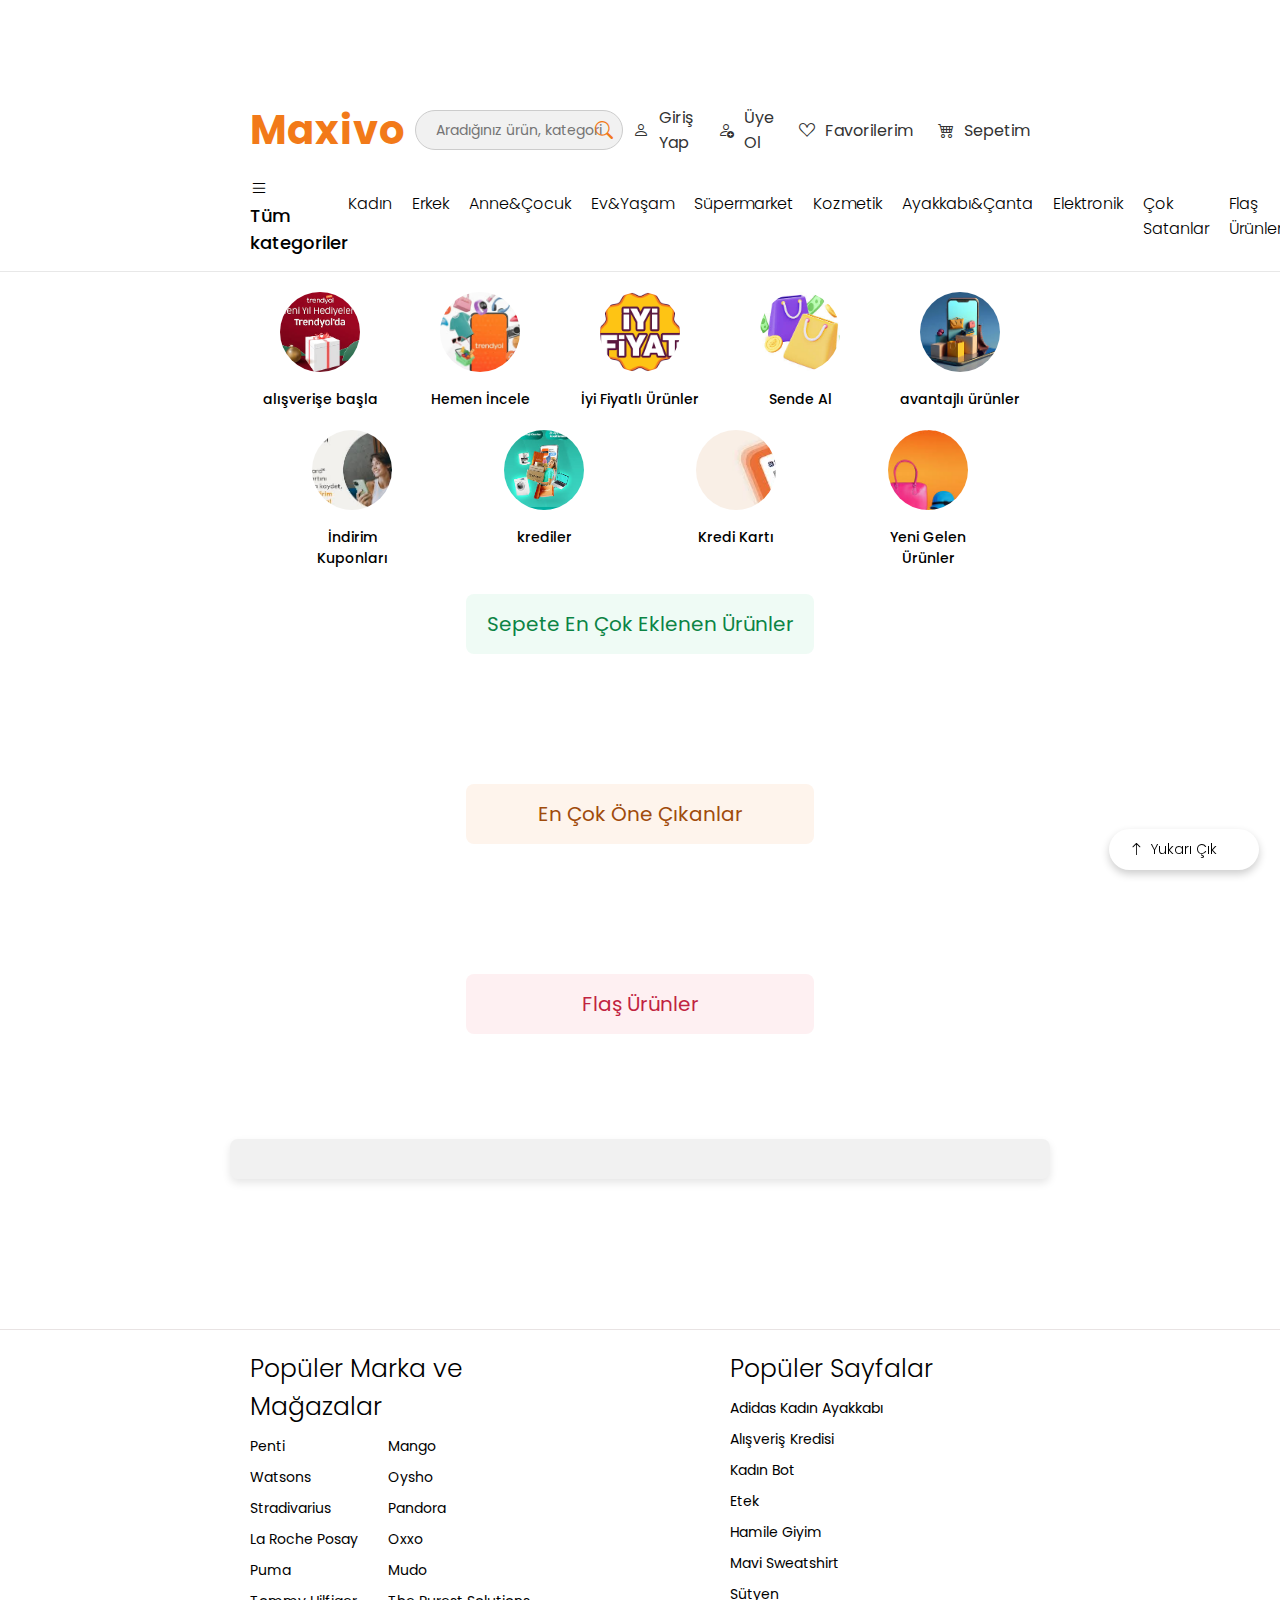
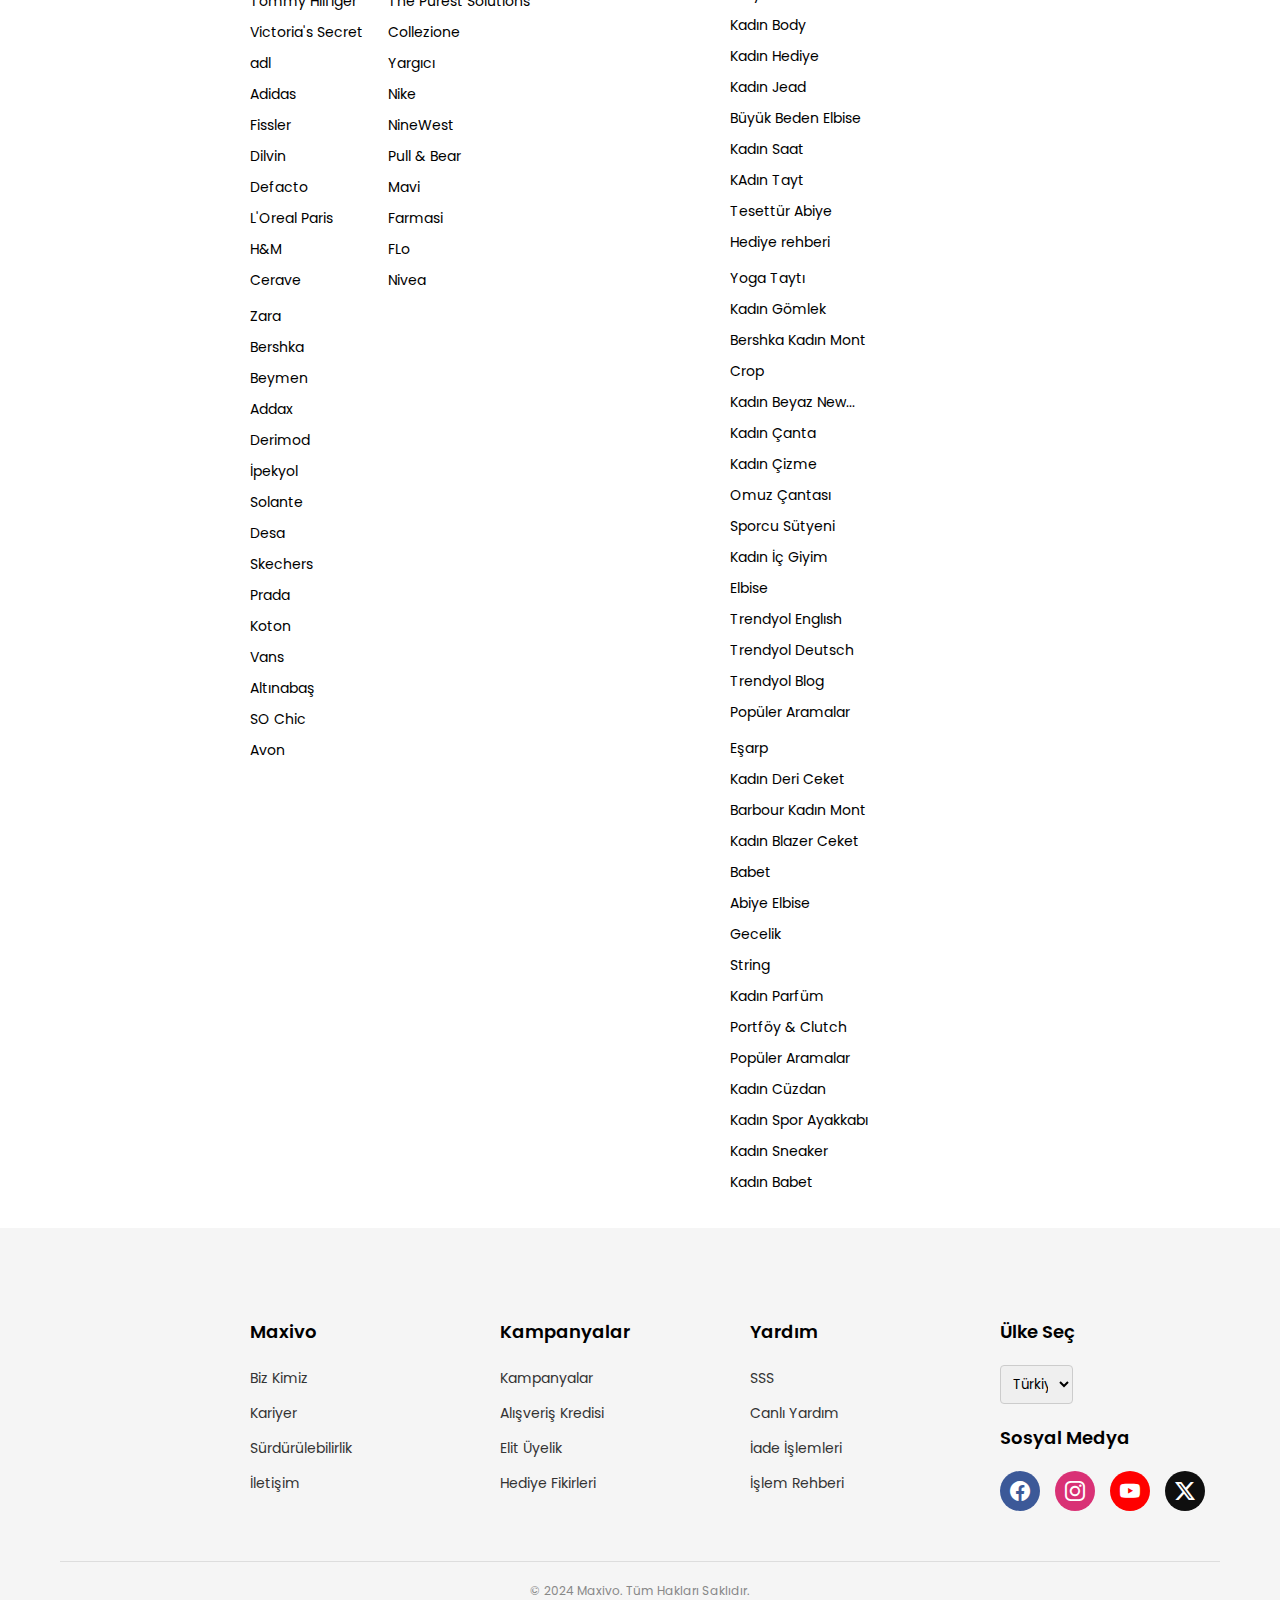
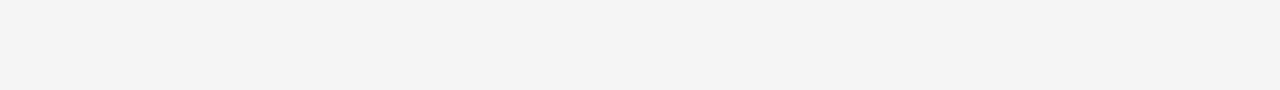
<file: main/index.html>
<!DOCTYPE html>
<html lang="en">
  <head>
    <meta charset="UTF-8" />
    <meta name="viewport" content="width=device-width, initial-scale=1.0" />
    <title>Maxivo</title>
    <!-- Fav -->
    <link
      rel="shortcut icon"
      href="./images/fav-icon.png"
      type="image/x-icon"
    />
    <!-- BS Link -->
    <link
      rel="stylesheet"
      href="https://cdn.jsdelivr.net/npm/bootstrap-icons@1.11.3/font/bootstrap-icons.min.css"
    />
    <!-- Css Link -->
    <link rel="stylesheet" href="./style.css" />
  </head>
  <body>
    <div class="panel-ler">
      <a href="../admin/admin.html">Admin</a>
      <a href="../satıcı/satıcı.html">satıcı</a>
      <a href="../müşteri/müşteri.html">müşteri</a>
      <a href="../main/html/hakkımızda.html">Hakkımızda</a>
    </div>

    <!-- * Header -->
    <div class="header">
      <div class="logo" id="logo">
        <a href="./index.html">Maxivo</a>
      </div>
      <div class="search">
        <input
          type="text"
          id="search-input"
          placeholder="Aradığınız ürün, kategori veya marka yazınız"
        />
        <p id="search-button"><i class="bi bi-search"></i></p>
      </div>
      <div class="links">
        <a href="#" id="loginBtn"><i class="bi bi-person"></i> Giriş Yap</a>
        <a href="./html/member.html" id="memberBtn"
          ><i class="bi bi-person-add"></i>Üye Ol</a
        >

        <a href="./html/favorite.html" id="favorite-products"
          ><i class="bi bi-suit-heart"></i>Favorilerim</a
        >
        <a href="./html/cart.html" id="cart-icon"
          ><i class="bi bi-cart4"></i> Sepetim</a
        >

        <!-- Giriş Yap Popup -->
        <div id="loginPopup" class="popup">
          <div class="popup-content">
            <span class="close-btn" id="closeBtn">&times;</span>
            <h2>Giriş Yap</h2>
            <form>
              <input type="text" placeholder="İsim" required />
              <input type="text" placeholder="Soyisim" required />
              <input type="password" placeholder="Şifre" required />
              <input type="email" placeholder="E-mail" required />
              <input type="tel" placeholder="Telefon Numarası" required />
            </form>
            <button type="button" id="cancelBtn">İptal</button>
            <button type="submit">Giriş Yap</button>
          </div>
        </div>
      </div>
    </div>
    <!-- * Navbar -->
    <div class="navbar">
      <div class="menu">
        <h5 id="categories-button">
          <i class="bi bi-list"></i> Tüm kategoriler
        </h5>
      </div>
      <div class="kategori">
        <a href="#">Kadın</a>
        <a href="#">Erkek</a>
        <a href="#">Anne&Çocuk</a>
        <a href="#">Ev&Yaşam</a>
        <a href="#">Süpermarket</a>
        <a href="#">Kozmetik</a>
        <a href="#">Ayakkabı&Çanta</a>
        <a href="#">Elektronik</a>
        <a href="#">Çok Satanlar</a>
        <a href="#">Flaş Ürünler</a>
      </div>
    </div>
    <!-- * Main -->
    <main>
      <!-- * Alışveriş -->
      <div class="container">
        <div class="alışveriş">
          <a href="#"
            ><img src="./images/yeni-yıl.jpeg" alt="yeni yıl" />
            <p>alışverişe başla</p></a
          >
          <a href="#"
            ><img src="./images/özet.jpeg" alt="özet" />
            <p>Hemen İncele</p></a
          >
          <a href="#"
            ><img src="./images/iyi-fiyat.png" alt="iyi fiyat" />
            <p>İyi Fiyatlı Ürünler</p></a
          >
          <a href="#"
            ><img src="./images/sende-al.jpeg" alt="al" />
            <p>Sende Al</p></a
          >
          <a href="#"
            ><img src="./images/avantaj.jpeg" alt="avantaj" />
            <p>avantajlı ürünler</p></a
          >
          <a href="#"
            ><img src="./images/indirim.jpeg" alt="indirim" />
            <p>İndirim Kuponları</p></a
          >
          <a href="#"
            ><img src="./images/krediler.jpeg" alt="kredi" />
            <p>krediler</p></a
          >
          <a href="#"
            ><img src="./images/kredikartı.jpeg" alt="Kart" />
            <p>Kredi Kartı</p></a
          >
          <a href="#"
            ><img src="./images/yenigele.jpeg" alt="yeni" />
            <p>Yeni Gelen Ürünler</p></a
          >
        </div>
        <div class="butonlar">
          <button id="most-added">Sepete En Çok Eklenen Ürünler</button>
          <button id="most-featured">En Çok Öne Çıkanlar</button>
          <button id="flash-products">Flaş Ürünler</button>
        </div>
      </div>
      <div id="product-list"></div>
    </main>
    <!-- * Footer -->
    <footer>
      <div class="üst-kısım">
        <div class="Container">
          <section class="sol-kısım">
            <div>
              <h1>Popüler Marka ve Mağazalar</h1>
              <ul>
                <li>
                  <a href="#">Penti</a>
                  <a href="#">Watsons</a>
                  <a href="#">Stradivarius</a>
                  <a href="#">La Roche Posay</a>
                  <a href="#">Puma</a>
                  <a href="#">Tommy Hilfiger</a>
                  <a href="#">Victoria's Secret</a>
                  <a href="#">adl</a>
                  <a href="#">Adidas</a>
                  <a href="#">Fissler</a>
                  <a href="#">Dilvin</a>
                  <a href="#">Defacto</a>
                  <a href="#">L'Oreal Paris</a>
                  <a href="#">H&M</a>
                  <a href="#">Cerave</a>
                </li>
                <li>
                  <a href="#">Mango</a>
                  <a href="#">Oysho</a>
                  <a href="#">Pandora</a>
                  <a href="#">Oxxo</a>
                  <a href="#">Mudo</a>
                  <a href="#">The Purest Solutions</a>
                  <a href="#">Collezione</a>
                  <a href="#">Yargıcı</a>
                  <a href="#">Nike</a>
                  <a href="#">NineWest</a>
                  <a href="#">Pull & Bear</a>
                  <a href="#">Mavi</a>
                  <a href="#">Farmasi</a>
                  <a href="#">FLo</a>
                  <a href="#">Nivea</a>
                </li>
                <li>
                  <a href="#">Zara</a>
                  <a href="#">Bershka</a>
                  <a href="#">Beymen</a>
                  <a href="#">Addax</a>
                  <a href="#">Derimod</a>
                  <a href="#">İpekyol</a>
                  <a href="#">Solante</a>
                  <a href="#">Desa</a>
                  <a href="#">Skechers</a>
                  <a href="#">Prada</a>
                  <a href="#">Koton</a>
                  <a href="#">Vans</a>
                  <a href="#">Altınabaş</a>
                  <a href="#">SO Chic</a>
                  <a href="#">Avon</a>
                </li>
              </ul>
            </div>
          </section>

          <section class="sağ-kısım">
            <h1>Popüler Sayfalar</h1>
            <ul>
              <li>
                <a href="#">Adidas Kadın Ayakkabı</a>
                <a href="#">Alışveriş Kredisi</a>
                <a href="#">Kadın Bot</a>
                <a href="#">Etek</a>
                <a href="#">Hamile Giyim</a>
                <a href="#">Mavi Sweatshirt</a>
                <a href="#">Sütyen</a>
                <a href="#">Kadın Body</a>
                <a href="#">Kadın Hediye</a>
                <a href="#">Kadın Jead</a>
                <a href="#">Büyük Beden Elbise</a>
                <a href="#">Kadın Saat</a>
                <a href="#">KAdın Tayt</a>
                <a href="#">Tesettür Abiye</a>
                <a href="#">Hediye rehberi</a>
              </li>
              <li>
                <a href="#">Yoga Taytı</a>
                <a href="#">Kadın Gömlek</a>
                <a href="#">Bershka Kadın Mont</a>
                <a href="#">Crop</a>
                <a href="#">Kadın Beyaz New...</a>
                <a href="#">Kadın Çanta</a>
                <a href="#">Kadın Çizme</a>
                <a href="#">Omuz Çantası</a>
                <a href="#">Sporcu Sütyeni</a>
                <a href="#">Kadın İç Giyim</a>
                <a href="#">Elbise</a>
                <a href="#">Trendyol Englısh</a>
                <a href="#">Trendyol Deutsch</a>
                <a href="#">Trendyol Blog</a>
                <a href="#">Popüler Aramalar</a>
              </li>
              <li>
                <a href="#">Eşarp</a>
                <a href="#">Kadın Deri Ceket</a>
                <a href="#">Barbour Kadın Mont</a>
                <a href="#">Kadın Blazer Ceket</a>
                <a href="#">Babet</a>
                <a href="#">Abiye Elbise</a>
                <a href="#">Gecelik</a>
                <a href="#">String</a>
                <a href="#">Kadın Parfüm</a>
                <a href="#">Portföy & Clutch</a>
                <a href="#">Popüler Aramalar</a>
                <a href="#">Kadın Cüzdan</a>
                <a href="#">Kadın Spor Ayakkabı</a>
                <a href="#">Kadın Sneaker</a>
                <a href="#">Kadın Babet</a>
              </li>
            </ul>
          </section>
        </div>
      </div>
      <div class="footer-container">
        <div class="footer-top">
          <div class="footer-column">
            <h1>Maxivo</h1>
            <ul>
              <li><a href="#">Biz Kimiz</a></li>
              <li><a href="#">Kariyer</a></li>
              <li><a href="#">Sürdürülebilirlik</a></li>
              <li><a href="#">İletişim</a></li>
            </ul>
          </div>
          <div class="footer-column">
            <h1>Kampanyalar</h1>
            <ul>
              <li><a href="#">Kampanyalar</a></li>
              <li><a href="#">Alışveriş Kredisi</a></li>
              <li><a href="#">Elit Üyelik</a></li>
              <li><a href="#">Hediye Fikirleri</a></li>
            </ul>
          </div>
          <div class="footer-column">
            <h1>Yardım</h1>
            <ul>
              <li><a href="#">SSS</a></li>
              <li><a href="#">Canlı Yardım</a></li>
              <li><a href="#">İade İşlemleri</a></li>
              <li><a href="#">İşlem Rehberi</a></li>
            </ul>
          </div>
          <div class="footer-column">
            <h1>Ülke Seç</h1>
            <select>
              <option value="turkiye">Türkiye</option>
              <option value="ingiltere">İngiltere</option>
              <option value="fransa">Fransa</option>
              <option value="almanya">Almanya</option>
              <option value="isvec">İsveç</option>
            </select>
            <h1>Sosyal Medya</h1>
            <ul class="social-media-icons">
              <li>
                <a href="#" class="facebook"><i class="bi bi-facebook"></i></a>
              </li>
              <li>
                <a href="#" class="instagram"
                  ><i class="bi bi-instagram"></i
                ></a>
              </li>
              <li>
                <a href="#" class="youtube"><i class="bi bi-youtube"></i></a>
              </li>
              <li>
                <a href="#" class="twitter"><i class="bi bi-twitter-x"></i></a>
              </li>
            </ul>
          </div>
        </div>
        <div class="footer-bottom">
          <p>© 2024 Maxivo. Tüm Hakları Saklıdır.</p>
        </div>
      </div>
    </footer>
    <button id="backToTop" class="back-to-top">
      <i class="bi bi-arrow-up"></i> Yukarı Çık
    </button>
    <!-- JS Bağlantı -->
    <script src="./js/main.js" type="module"></script>
  </body>
</html>
</file>
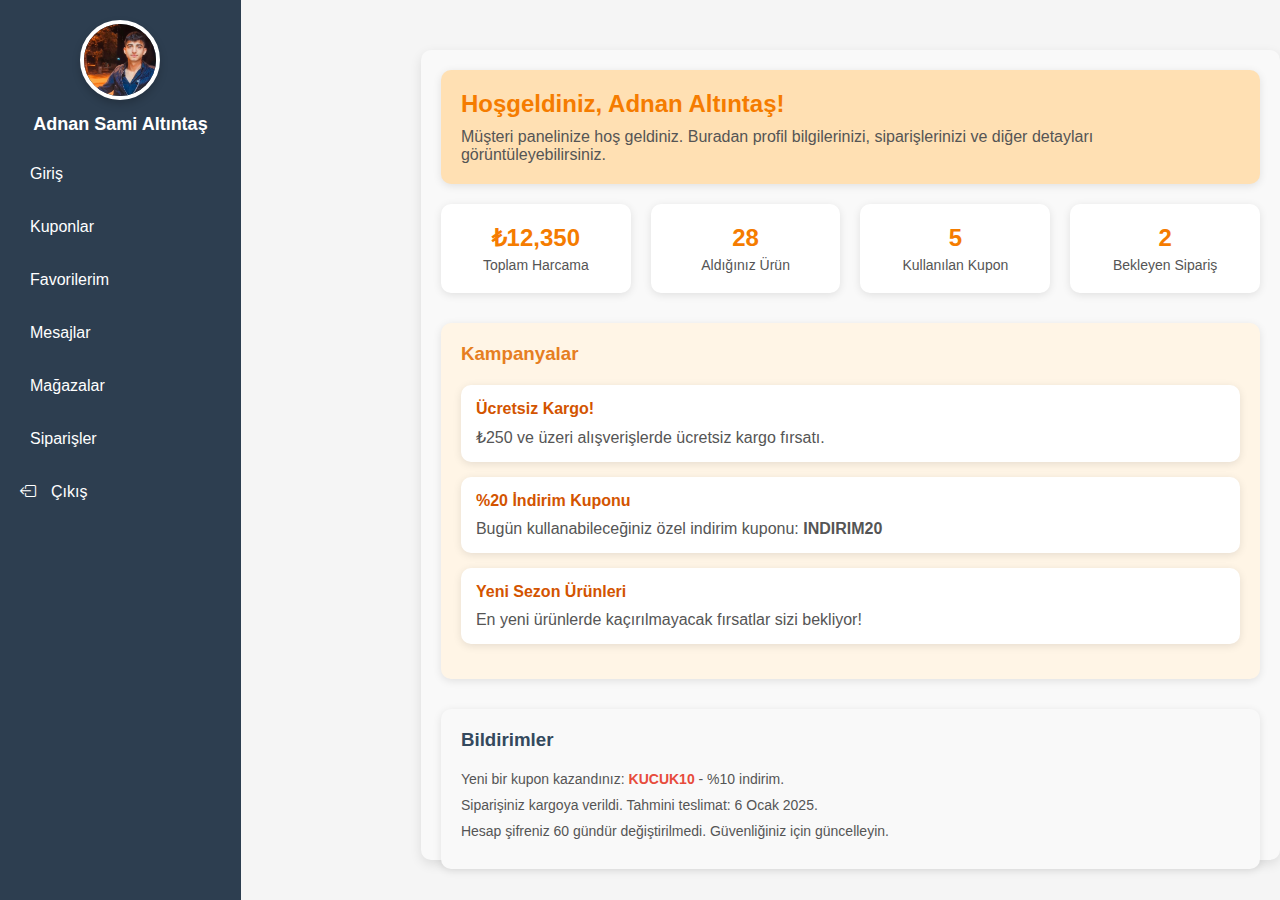
<file: müşteri/müşteri.html>
<!DOCTYPE html>
<html lang="tr">
  <head>
    <meta charset="UTF-8" />
    <meta name="viewport" content="width=device-width, initial-scale=1.0" />
    <title>Müşteri Paneli</title>
    <!-- BS Link -->
    <link
      rel="stylesheet"
      href="https://cdn.jsdelivr.net/npm/bootstrap-icons@1.11.3/font/bootstrap-icons.min.css"
    />
    <link rel="stylesheet" href="./müşteri.css" />
  </head>
  <body>
    <div class="container">
      <!-- Sidebar -->
      <div class="sidebar">
        <div class="profile-section">
          <img
            src="./img/IMG_0093.jpg"
            alt="Profil Fotoğrafı"
            class="profile-img"
          />
          <h3>Adnan Sami Altıntaş</h3>
        </div>
        <ul class="menu">
          <li><a href="./müşteri.html">Giriş</a></li>
          <li><a href="./kuponlar.html">Kuponlar</a></li>
          <li><a href="./favoriler.html">Favorilerim</a></li>
          <li><a href="./mesajlar.html">Mesajlar</a></li>
          <li><a href="./mağazalar.html">Mağazalar</a></li>
          <li><a href="./siparişler.html">Siparişler</a></li>

          <li class="exit-item">
            <i class="bi bi-box-arrow-left"></i
            ><a href="../main/index.html">Çıkış</a>
          </li>
        </ul>
      </div>
      <div class="main-content">
        <!-- Hoşgeldiniz Mesajı -->
        <div class="welcome-message">
          <h2>Hoşgeldiniz, Adnan Altıntaş!</h2>
          <p>
            Müşteri panelinize hoş geldiniz. Buradan profil bilgilerinizi,
            siparişlerinizi ve diğer detayları görüntüleyebilirsiniz.
          </p>
        </div>

        <!-- İstatistik Kutuları -->
        <div class="stats">
          <div class="stat-box">
            <h3>₺12,350</h3>
            <p>Toplam Harcama</p>
          </div>
          <div class="stat-box">
            <h3>28</h3>
            <p>Aldığınız Ürün</p>
          </div>
          <div class="stat-box">
            <h3>5</h3>
            <p>Kullanılan Kupon</p>
          </div>
          <div class="stat-box">
            <h3>2</h3>
            <p>Bekleyen Sipariş</p>
          </div>
        </div>

        <!-- Kampanyalar -->
        <div class="campaigns">
          <h3>Kampanyalar</h3>
          <div class="campaign-box">
            <h4>Ücretsiz Kargo!</h4>
            <p>₺250 ve üzeri alışverişlerde ücretsiz kargo fırsatı.</p>
          </div>
          <div class="campaign-box">
            <h4>%20 İndirim Kuponu</h4>
            <p>
              Bugün kullanabileceğiniz özel indirim kuponu:
              <strong>INDIRIM20</strong>
            </p>
          </div>
          <div class="campaign-box">
            <h4>Yeni Sezon Ürünleri</h4>
            <p>En yeni ürünlerde kaçırılmayacak fırsatlar sizi bekliyor!</p>
          </div>
        </div>
        <!-- Bildirimler -->
        <div class="notifications">
          <h3>Bildirimler</h3>
          <ul>
            <li>
              Yeni bir kupon kazandınız: <strong>KUCUK10</strong> - %10 indirim.
            </li>
            <li>Siparişiniz kargoya verildi. Tahmini teslimat: 6 Ocak 2025.</li>
            <li>
              Hesap şifreniz 60 gündür değiştirilmedi. Güvenliğiniz için
              güncelleyin.
            </li>
          </ul>
        </div>
      </div>
    </div>
  </body>
</html>
</file>
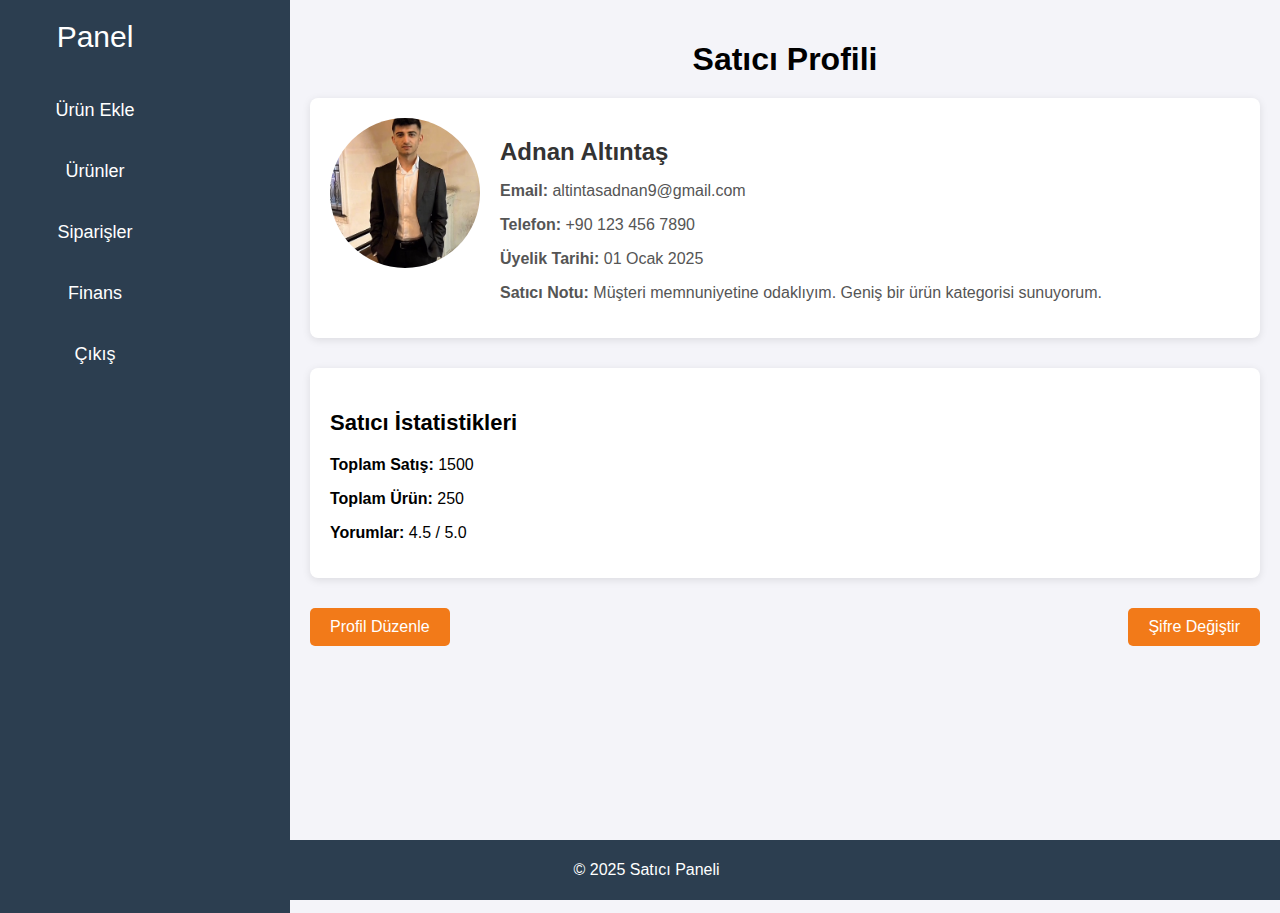
<file: satıcı/satıcı.html>
<!DOCTYPE html>
<html lang="tr">
  <head>
    <meta charset="UTF-8" />
    <meta name="viewport" content="width=device-width, initial-scale=1.0" />
    <title>Satıcı Paneli</title>
    <link rel="stylesheet" href="./style.css" />
  </head>
  <body>
    <div class="container">
      <!-- Sidebar -->
      <aside class="sidebar">
        <a href="./satıcı.html">Panel</a>
        <nav>
          <ul>
            <li><a href="./satıcı-ü-ekle.html">Ürün Ekle</a></li>
            <li><a href="./satıcı-ürünler.html">Ürünler</a></li>
            <li><a href="./satıcı-sipariş.html">Siparişler</a></li>
            <li><a href="./finans.html">Finans</a></li>
            <li><a href="../main/index.html">Çıkış</a></li>
          </ul>
        </nav>
      </aside>
      <!-- Main Content -->
      <main class="profil-main-content">
        <h1>Satıcı Profili</h1>

        <!-- Profil Bilgileri -->
        <section class="profil-profile-info">
          <div class="profil-profile-picture">
            <img src="./img/image0.jpeg" alt="Profil Resmi" />
          </div>
          <div class="profil-profile-details">
            <h2>Adnan Altıntaş</h2>
            <p><strong>Email:</strong> altintasadnan9@gmail.com</p>
            <p><strong>Telefon:</strong> +90 123 456 7890</p>
            <p><strong>Üyelik Tarihi:</strong> 01 Ocak 2025</p>
            <p>
              <strong>Satıcı Notu:</strong> Müşteri memnuniyetine odaklıyım.
              Geniş bir ürün kategorisi sunuyorum.
            </p>
          </div>
        </section>

        <!-- Satıcı İstatistikleri -->
        <section class="profil-statistics">
          <h3>Satıcı İstatistikleri</h3>
          <div class="profil-stat-item">
            <p><strong>Toplam Satış:</strong> 1500</p>
          </div>
          <div class="profil-stat-item">
            <p><strong>Toplam Ürün:</strong> 250</p>
          </div>
          <div class="profil-stat-item">
            <p><strong>Yorumlar:</strong> 4.5 / 5.0</p>
          </div>
        </section>

        <!-- Eylemler -->
        <section class="profil-actions">
          <button class="profil-edit-profile">Profil Düzenle</button>
          <button class="profil-change-password">Şifre Değiştir</button>
        </section>
      </main>
    </div>

    <footer>
      <p>&copy; 2025 Satıcı Paneli</p>
    </footer>

    <script src="./satıcı.js"></script>
  </body>
</html>
</file>
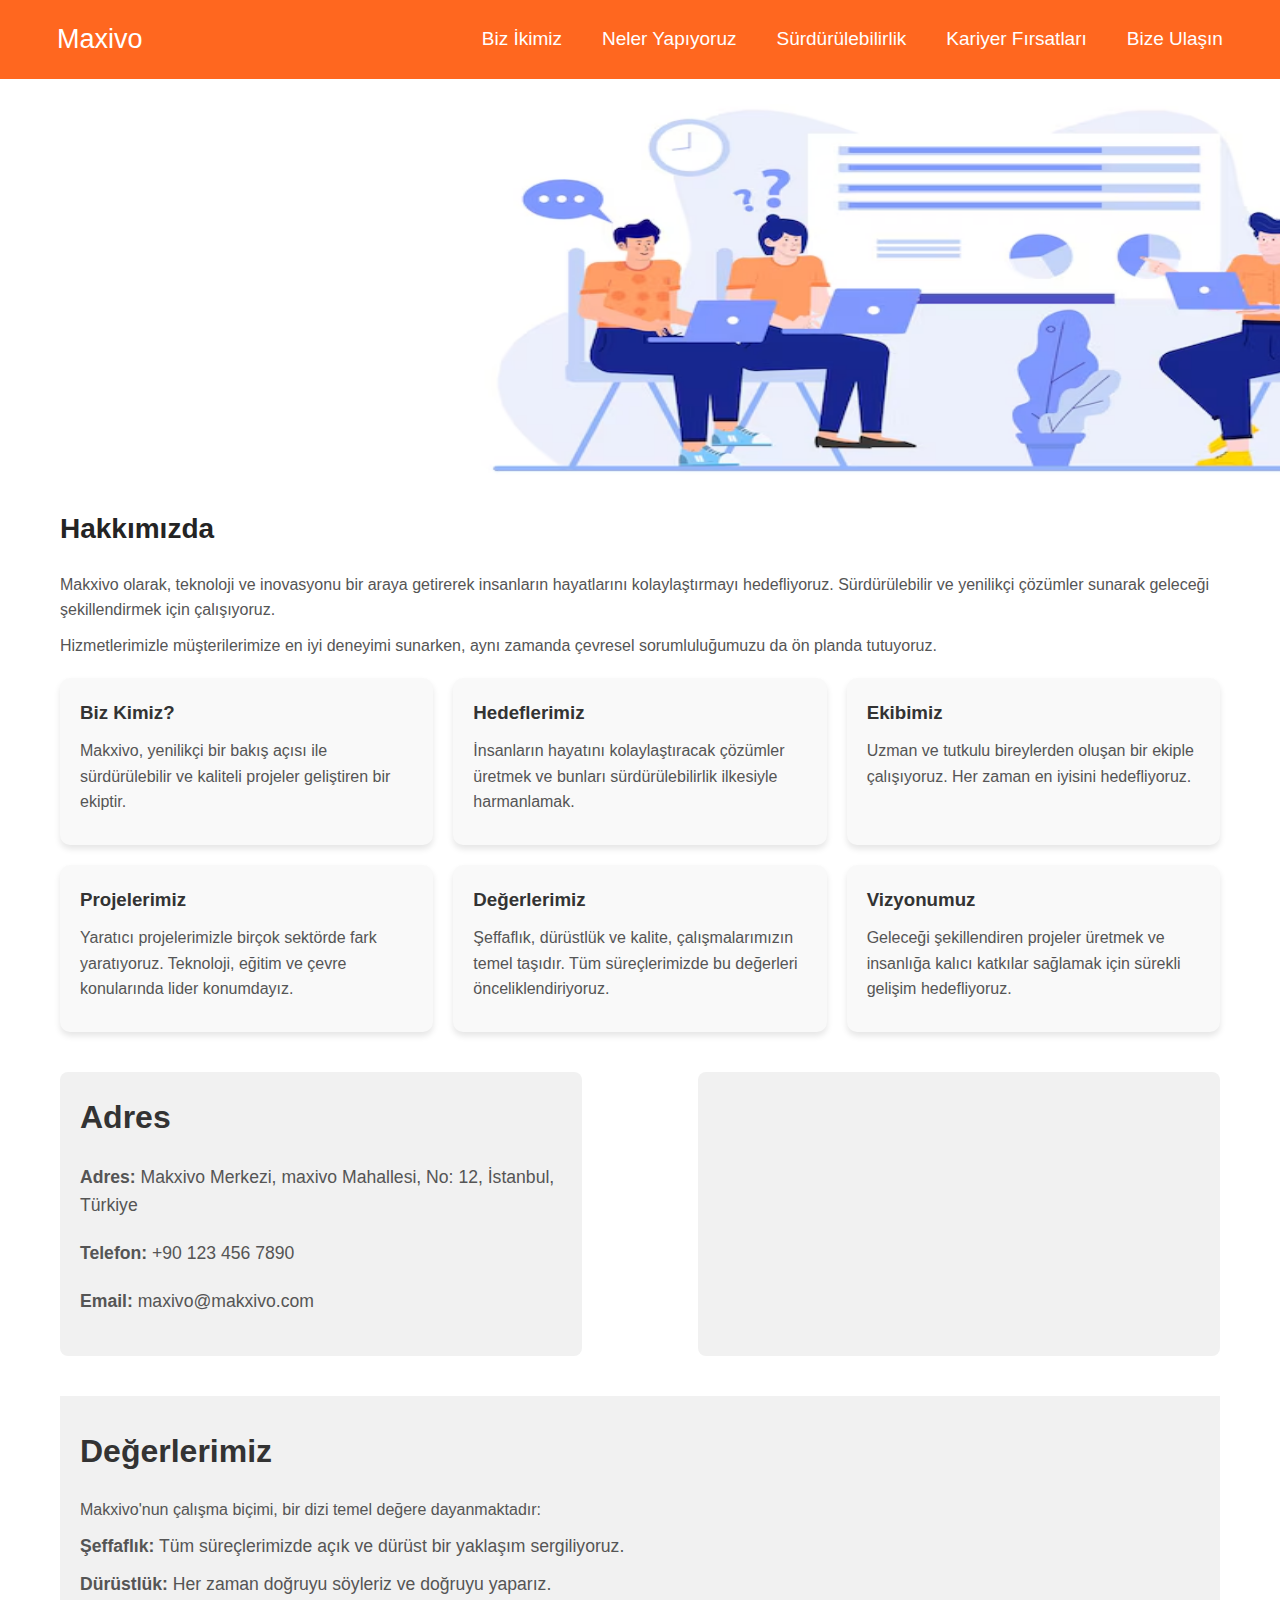
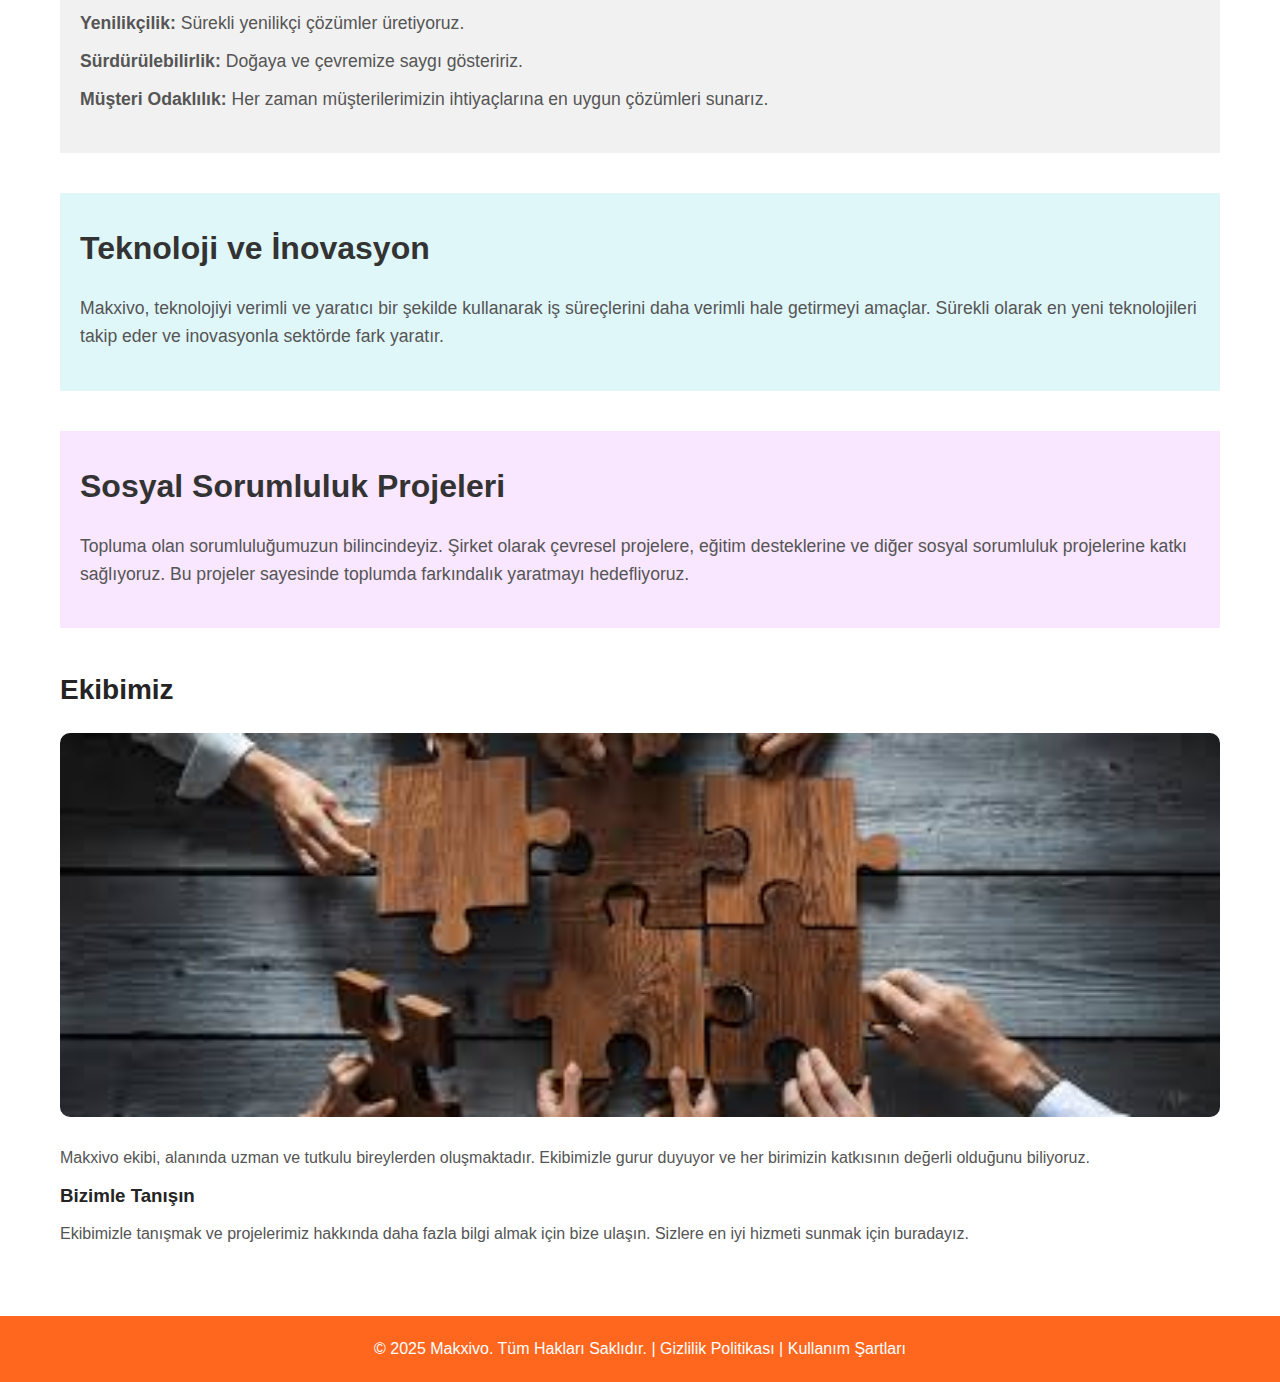
<file: main/html/hakkımızda.html>
<!DOCTYPE html>
<html lang="en">
  <head>
    <meta charset="UTF-8" />
    <meta name="viewport" content="width=device-width, initial-scale=1.0" />
    <title>Hakkımızda</title>
    <link rel="stylesheet" href="../hakkımızda.css" />
  </head>
  <body>
    <header>
      <a href="../index.html">Maxivo</a>
      <nav>
        <a href="#">Biz İkimiz</a>
        <a href="#">Neler Yapıyoruz</a>
        <a href="#">Sürdürülebilirlik</a>
        <a href="#">Kariyer Fırsatları</a>
        <a href="#">Bize Ulaşın</a>
      </nav>
    </header>

    <div class="hero-image">
      <img src="../images/hakkımızda.avif" alt="" />
    </div>

    <div class="content">
      <h2>Hakkımızda</h2>
      <p>
        Makxivo olarak, teknoloji ve inovasyonu bir araya getirerek insanların
        hayatlarını kolaylaştırmayı hedefliyoruz. Sürdürülebilir ve yenilikçi
        çözümler sunarak geleceği şekillendirmek için çalışıyoruz.
      </p>
      <p>
        Hizmetlerimizle müşterilerimize en iyi deneyimi sunarken, aynı zamanda
        çevresel sorumluluğumuzu da ön planda tutuyoruz.
      </p>

      <div class="grid">
        <div>
          <h3>Biz Kimiz?</h3>
          <p>
            Makxivo, yenilikçi bir bakış açısı ile sürdürülebilir ve kaliteli
            projeler geliştiren bir ekiptir.
          </p>
        </div>
        <div>
          <h3>Hedeflerimiz</h3>
          <p>
            İnsanların hayatını kolaylaştıracak çözümler üretmek ve bunları
            sürdürülebilirlik ilkesiyle harmanlamak.
          </p>
        </div>
        <div>
          <h3>Ekibimiz</h3>
          <p>
            Uzman ve tutkulu bireylerden oluşan bir ekiple çalışıyoruz. Her
            zaman en iyisini hedefliyoruz.
          </p>
        </div>
        <div>
          <h3>Projelerimiz</h3>
          <p>
            Yaratıcı projelerimizle birçok sektörde fark yaratıyoruz. Teknoloji,
            eğitim ve çevre konularında lider konumdayız.
          </p>
        </div>
        <div>
          <h3>Değerlerimiz</h3>
          <p>
            Şeffaflık, dürüstlük ve kalite, çalışmalarımızın temel taşıdır. Tüm
            süreçlerimizde bu değerleri önceliklendiriyoruz.
          </p>
        </div>
        <div>
          <h3>Vizyonumuz</h3>
          <p>
            Geleceği şekillendiren projeler üretmek ve insanlığa kalıcı katkılar
            sağlamak için sürekli gelişim hedefliyoruz.
          </p>
        </div>
      </div>
      <!-- Konum Bölümü -->
      <div class="location">
        <div class="address">
          <h2>Adres</h2>
          <div class="address-box">
            <p>
              <strong>Adres:</strong> Makxivo Merkezi, maxivo Mahallesi, No: 12,
              İstanbul, Türkiye
            </p>
          </div>
          <div class="address-box">
            <p><strong>Telefon:</strong> +90 123 456 7890</p>
          </div>
          <div class="address-box">
            <p><strong>Email:</strong> maxivo@makxivo.com</p>
          </div>
        </div>
        <div class="map">
          <iframe
            src="https://www.google.com/maps/embed?pb=!1m18!1m12!1m3!1d2760.600310155273!2d37.57456831555366!3d37.57341437975869!2m3!1f0!2f0!3f0!3m2!1i1024!2i768!4f13.1!3m3!1m2!1s0x14cbd6ec77c65b61%3A0x411cfe39d709c91f!2zS2FocmFtYW5tYXJhc8Sx!5e0!3m2!1str!2str!4v1674215897458!5m2!1str!2str"
            width="600"
            height="450"
            frameborder="0"
            style="border: 0; width: 100%; height: 100%"
            allowfullscreen=""
            aria-hidden="false"
            tabindex="0"
          ></iframe>
        </div>
      </div>

      <!-- Yeni Değerlerimiz Bölümü -->
      <div class="values">
        <h2>Değerlerimiz</h2>
        <p>Makxivo'nun çalışma biçimi, bir dizi temel değere dayanmaktadır:</p>
        <ul>
          <li>
            <strong>Şeffaflık:</strong> Tüm süreçlerimizde açık ve dürüst bir
            yaklaşım sergiliyoruz.
          </li>
          <li>
            <strong>Dürüstlük:</strong> Her zaman doğruyu söyleriz ve doğruyu
            yaparız.
          </li>
          <li>
            <strong>Yenilikçilik:</strong> Sürekli yenilikçi çözümler
            üretiyoruz.
          </li>
          <li>
            <strong>Sürdürülebilirlik:</strong> Doğaya ve çevremize saygı
            gösteririz.
          </li>
          <li>
            <strong>Müşteri Odaklılık:</strong> Her zaman müşterilerimizin
            ihtiyaçlarına en uygun çözümleri sunarız.
          </li>
        </ul>
      </div>

      <!-- Teknoloji ve İnovasyon -->
      <div class="innovation">
        <h2>Teknoloji ve İnovasyon</h2>
        <p>
          Makxivo, teknolojiyi verimli ve yaratıcı bir şekilde kullanarak iş
          süreçlerini daha verimli hale getirmeyi amaçlar. Sürekli olarak en
          yeni teknolojileri takip eder ve inovasyonla sektörde fark yaratır.
        </p>
      </div>

      <!-- Sosyal Sorumluluk Projeleri -->
      <div class="social-responsibility">
        <h2>Sosyal Sorumluluk Projeleri</h2>
        <p>
          Topluma olan sorumluluğumuzun bilincindeyiz. Şirket olarak çevresel
          projelere, eğitim desteklerine ve diğer sosyal sorumluluk projelerine
          katkı sağlıyoruz. Bu projeler sayesinde toplumda farkındalık yaratmayı
          hedefliyoruz.
        </p>
      </div>

      <div class="team">
        <h2>Ekibimiz</h2>
        <img src="../images/ekibimiz.jpeg" alt="Ekibimiz" />
        <p>
          Makxivo ekibi, alanında uzman ve tutkulu bireylerden oluşmaktadır.
          Ekibimizle gurur duyuyor ve her birimizin katkısının değerli olduğunu
          biliyoruz.
        </p>
        <h3>Bizimle Tanışın</h3>
        <p>
          Ekibimizle tanışmak ve projelerimiz hakkında daha fazla bilgi almak
          için bize ulaşın. Sizlere en iyi hizmeti sunmak için buradayız.
        </p>
      </div>
    </div>

    <footer class="footer">
      <p>
        © 2025 Makxivo. Tüm Hakları Saklıdır. |
        <a href="#">Gizlilik Politikası</a> | <a href="#">Kullanım Şartları</a>
      </p>
    </footer>
  </body>
</html>
</file>
<file: main/style.css>
/* Google Fonts */
@import url("https://fonts.googleapis.com/css2?family=Poppins:ital,wght@0,100;0,200;0,300;0,400;0,500;0,600;0,700;0,800;0,900;1,100;1,200;1,300;1,400;1,500;1,600;1,700;1,800;1,900&display=swap");

* {
  margin: 0;
  padding: 0;
  box-sizing: border-box;
  text-decoration: none;
  font-family: "Poppins", sans-serif;
}

.panel-ler {
  text-decoration: none;
  margin-left: 1260px;
}
.panel-ler a {
  color: #848484;
  padding: 0 25px;
  font-size: 13px;
}

main {
  margin: 10px 230px;
}

.header {
  background-color: #fff;
  display: flex;
  align-items: center;
  justify-content: space-between;
  padding: 0 250px;
  position: sticky;
  top: 0;
  z-index: 100;
  transition: all 0.3s ease;
}

.header .logo a {
  font-size: 40px;
  font-weight: 700;
  color: #f27a19;
  letter-spacing: 1px;
  cursor: pointer;
}

.header .search {
  width: 500px;
  display: flex;
  justify-content: center;
  position: relative;
}

.search input {
  padding: 10px 20px;
  background-color: #f1f1f1;
  width: 100%;
  height: 40px;
  border: 1px solid #ccc;
  border-radius: 30px;
  outline: none;
  font-size: 14px;
}

.search input:focus {
  border: 1px solid #f27a19;
}

.search p {
  font-size: 18px;
  position: absolute;
  right: 20px;
  top: 50%;
  transform: translateY(-50%);
  color: #f27a19;
}

.links {
  display: flex;
  gap: 25px;
}

.links a {
  font-size: 16px;
  font-weight: 400;
  color: #333;
  display: flex;
  align-items: center;
  transition: color 0.2s ease, transform 0.2s ease;
  cursor: pointer;
}

.links a i {
  margin-right: 10px;
}

.links a:hover {
  color: #f27a19;
  transform: translateY(-2px);
}

#loginBox {
  display: none;
  position: absolute;
  background-color: white;
  box-shadow: 0 4px 8px rgba(0, 0, 0, 0.1);
  padding: 10px;
  border-radius: 5px;
  width: 200px;
  top: 100%;
  left: 0;
  z-index: 10;
}

#loginBtn {
  text-decoration: none;
  font-size: 16px;
  color: #333;
  position: relative;
}

#loginBox button {
  display: block;
  width: 100%;
  padding: 10px;
  margin: 5px 0;
  background-color: #e68a00;
  color: white;
  border: none;
  cursor: pointer;
  border-radius: 5px;
}

#loginBox button:hover {
  background-color: #e68a00;
}
.navbar {
  display: flex;
  align-items: center;
  justify-content: space-between;
  padding: 15px 250px;
  background-color: #fff;
  border-bottom: 1px solid #e8e8e8;
}

.navbar .category-links {
  display: flex;
  gap: 20px;
}

.navbar .category-links a {
  color: #555;
  font-size: 14px;
  font-weight: 500;
  text-transform: uppercase;
}

.navbar .category-links a:hover {
  color: #f27a19;
}

.navbar .user-links {
  display: flex;
  gap: 20px;
}

.navbar .user-links a {
  color: #555;
  font-size: 14px;
  font-weight: 500;
}

.navbar .user-links a:hover {
  color: #f27a19;
}

/* ! Sepet Sayfası */
.cart-body {
  background-color: #fafafa;
}
.cart-header {
  border-bottom: 1px solid rgba(0, 0, 0, 0.1);
}
.cart-box {
  background-color: white;
  padding: 20px 20px;
  border-radius: 8px;
  box-shadow: 0 4px 8px rgba(0, 0, 0, 0.1);
  max-width: 1000px;
  margin: 90px auto;
}

.cart-box h2 {
  font-size: 24px;
  margin-bottom: 20px;
}

.cart-box .empty-cart {
  padding: 0 30px;
  display: flex;
  justify-content: space-between;
  text-align: center;
  align-items: center;
}

.cart-box .empty-cart p {
  font-size: 18px;
  color: #000;
}

.cart-box .empty-cart button {
  display: inline-block;
  padding: 10px20px;
  background-color: #f27a19;
  color: #fff;
  text-decoration: none;
  border-radius: 5px;
  font-size: 14px;
}

/* Menü kısmı */
.menu h5 {
  display: flex;
  flex-wrap: wrap;
  align-items: center;
  color: #000;
  font-size: 18px;
  font-weight: 500;
  cursor: pointer;
  margin: 0;
}

.menu h5 i {
  margin-right: 8px;
}

/* Kategoriler */
.kategori {
  display: flex;
  gap: 20px;
}

.kategori a {
  text-decoration: none;
  color: #000;
  font-size: 16px;
  font-weight: 300;
  transition: color 0.3s ease;
}

.kategori a:hover,
.kategori a.selected {
  color: #f27a19;
  text-decoration: underline;
}

/* Alışveriş  */
.alışveriş {
  display: flex;
  flex-wrap: wrap;
  justify-content: space-evenly;
  gap: 20px;
  padding: 10px;
}

.alışveriş a {
  text-align: center;
  text-decoration: none;
  color: #000;
  width: 120px;
}
.alışveriş a.active p {
  color: #f27a19;
}

/* Resim ayarları */
.alışveriş img {
  width: 80px;
  height: 80px;
  border-radius: 50%;
  object-fit: cover;
  /* transition: transform 0.3s ease; */
}

.alışveriş img:hover {
  /* transform: scale(1.1); */
  border: 1px solid #f27a19;
}

.alışveriş p {
  margin-top: 10px;
  font-size: 14px;
  font-weight: 500;
  color: #000;
  transition: color 0.3s ease, transform 0.3s ease;
}

.butonlar {
  justify-content: space-evenly;
  display: flex;
  flex-wrap: wrap;
  gap: 130px;
  padding: 15px;
}

.butonlar button {
  text-align: center;
  width: 348px;
  padding: 15px;
  font-size: 20px;
  border-radius: 8px;
  margin: 0;
  border: none;
  cursor: pointer;
}

#most-added {
  background-color: #effbf5;
  color: #0c8445;
}
#most-featured {
  background-color: #fef4ec;
  color: #a04b0b;
}
#flash-products {
  background-color: #fef0f2;
  color: #c12341;
}
.butonlar:hover {
  color: rgba(0, 0, 0, 0.49);
}
.butonlar:active {
  color: rgba(0, 0, 0, 0.49);
  font-weight: bold;
}

/* Ürünler */

#product-list {
  margin-top: 90px;
  display: grid;
  grid-template-columns: repeat(4, 1fr);
  gap: 20px;
  padding: 20px;
  justify-items: center;
  background-color: #f1f1f1;
  border-radius: 8px;
  box-shadow: 0 4px 8px rgba(0, 0, 0, 0.1);
}

/* Ürün kartı stili */
.product {
  position: relative;
  border-radius: 10px;
  box-shadow: 0 4px 8px rgba(0, 0, 0, 0.1);
  padding: 15px;
  width: 100%;
  max-width: 250px;
  text-align: center;
  transition: transform 0.3s ease;
  position: relative;
  background-color: #f9f9f9ab;
  box-shadow: 0px 0px 10px rgba(0, 0, 0, 0.1);
}

.product:hover {
  transform: translateY(-10px);
}

.product img {
  width: 200px;
  height: 200px;
  object-fit: cover;
  border-radius: 8px;
}

/* Ürün bilgileri */
.product-info {
  margin-top: 15px;
}

/* Ürün başlığı */
.product .product-title {
  font-size: 14px;
  font-weight: bold;
  color: #333;
  margin: 10px 0;
  height: 40px;
  overflow: hidden;
  text-overflow: ellipsis;
  white-space: nowrap;
}

/* Ürün açıklaması */
.product .description {
  font-size: 12px;
  color: #777;
  margin: 5px 0;
  height: 40px;
  overflow: hidden;
  text-overflow: ellipsis;
  white-space: nowrap;
}

/* Fiyat */
.product .price {
  font-size: 16px;
  font-weight: bold;
  color: #f39c12;
  margin-top: 10px;
}

/* Sepete Ekle butonunun stili */
.add-to-cart {
  position: relative;
  padding: 10px 20px;
  background-color: #f27a19;
  color: #fff;
  border: none;
  border-radius: 5px;
  padding: 10px;
  margin-top: 15px;
  cursor: pointer;
  transition: background-color 0.3s ease;
  width: 100%;
}

.add-to-cart:hover {
  background-color: #f27a19;
}
.favorite-icon {
  position: absolute;
  bottom: 80px;
  right: 20px;
  color: black;
  font-size: 20px;
  cursor: pointer;
  transition: color 0.2s ease;
}

.favorite-icon:hover {
  color: #f27a19;
}

.product-top {
  position: absolute;
  top: 10px;
  left: 10px;
  right: 10px;
  display: flex;
  justify-content: space-between;
  align-items: center;
  width: 100%;
}

/* Yıldızlar */
.rating {
  font-size: 14px;
  color: #f39c12;
  margin-top: 10px;
}

.star {
  font-size: 16px;
  color: #f39c12;
}

.star.filled {
  color: #f39c12;
}

.rating-value {
  font-size: 12px;
  color: #777;
  margin-left: 5px;
}

/* Kullanıcı Girişi */
.popup {
  display: none;
  position: fixed;
  top: 0;
  left: 0;
  width: 100%;
  height: 100%;
  background-color: rgb(120, 119, 119, 0.7);
  justify-content: center;
  align-items: center;
  z-index: 1000;
}

.popup-content {
  position: absolute;
  background-color: white;
  padding: 20px;
  border-radius: 20px;
  width: 600px;
  text-align: center;
  top: 50%;
  left: 50%;
  transform: translate(-50%, -50%);
}

.close-btn {
  position: absolute;
  top: 2px;
  right: 10px;
  font-size: 30px;
  cursor: pointer;
}

.button-group {
  display: flex;
  justify-content: space-between;
}

button {
  width: 150px;
  padding: 10px;
  margin: 10px 1px;
  border: none;
  border-radius: 10px;
  background-color: #f27a19;
  color: white;
  font-size: 16px;
  cursor: pointer;
}

#cancelBtn {
  background-color: #f27a19;
}

/* Form Input Alanları */
input {
  width: 300px;
  padding: 10px;
  margin: 10px;
  border: 1px solid #ccc;
  border-radius: 10px;
}

input[type="password"],
input[type="email"],
input[type="tel"] {
  margin-top: 5px;
}

.member-main {
  background-color: #fafafa;
}
.memberTitle {
  padding: 20px 0 0 0;
  text-align: center;
  font-size: 30px;
  font-weight: 300;
}
.açıklama {
  text-align: center;
}

/* Form kapsayıcı stil */
.form-container {
  background: #ffffff;
  padding: 30px 30px;
  margin: 70px 529px;
  border-radius: 10px;
  box-shadow: 0 4px 8px rgba(0, 0, 0, 0.2);
  width: 100%;
  max-width: 400px;
}

/* Form başlığı */
.form-container h2 {
  margin-left: 130px;
  margin-bottom: 20px;
  font-size: 24px;
  color: #333333;
}

/* Form elemanları */
form label {
  font-weight: 600;
  display: block;
  margin-bottom: 8px;
  margin-left: 15px;
  font-size: 14px;
  color: #555555;
  text-align: left;
}
form input {
  background-color: #fafafa;
  border-radius: 1px;
}
form input,
form select {
  display: block;
  text-align: center;
  justify-content: center;
  width: 99%;
  padding: 10px;
  margin-bottom: 15px;
  border: 1px solid #ccc;
  font-size: 14px;
}
form select {
  width: 99%;
  padding: 10px;
  margin-bottom: 15px;
  margin-left: 10px;
  border: 1px solid #ccc;
  border-radius: 5px;
  font-size: 14px;
}

/* Buton stili */
form button {
  width: 100%;
  padding: 10px;
  font-size: 16px;
  color: #ffffff;
  background-color: #f27a19;
  border: none;
  border-radius: 5px;
  cursor: pointer;
}

form button:hover {
  background-color: #f27a19;
}
/*! Favoriler */
.favorite-body {
  background-color: #fafafa;
}

.choice {
  display: flex;
  gap: 20px;
  border: 1px solid #ccc;
  padding: 20px 250px;

  background-color: #fff;
}

.choice-item {
  margin: 0;
  display: flex;
  align-items: center;
  font-size: 16px;
  color: #333;
  position: relative;
  cursor: pointer;
}

.choice-item i {
  margin-right: 5px;
  font-size: 16px;
  color: #333;
}

.choice-item::after {
  content: "";
  position: absolute;
  bottom: -3px;
  left: 0;
  width: 0;
  height: 2px;
  background-color: #f27a19;
  transition: all 0.3s ease;
}

/* Aktif olan eleman */
.choice-item.active {
  color: #f27a19;
}

.choice-item.active i {
  color: #f27a19;
}

/* Alt çizgiyi aktif yapmak */
.choice-item.active::after {
  width: 100%;
}

/* Favoriler kutusu */
#favorites-box {
  margin-top: 90px;
  border: 1px solid #f0f0f0;
  padding: 50px;
  border-radius: 10px;
  background-color: #fff;
  text-align: center;
  box-shadow: 0 4px 8px rgba(0, 0, 0, 0.1);
}

.icon-circle {
  width: 80px;
  height: 80px;
  border-radius: 50%;
  border: 2px solid #fff0e4;
  background-color: #fff0e4;
  display: flex;
  justify-content: center;
  align-items: center;
  margin: 0 auto 10px;
}

.icon-circle i {
  padding-top: 7px;
  color: #f27a19;
  font-size: 35px;
}

/* Başlık */
#favorites-box h2 {
  color: #f27a19;
  font-size: 20px;
  margin-bottom: 10px;
}

#favorites-box p {
  color: #555;
  margin-bottom: 20px;
  font-size: 16px;
}

/* Alışverişe Başla Butonu */
#favorites-box .btn {
  display: inline-block;
  padding: 10px 20px;
  background-color: #f27a19;
  color: #fff;
  text-decoration: none;
  border-radius: 5px;
  font-size: 14px;
  transition: background-color 0.3s ease;
}

#favorites-box .btn:hover {
  background-color: #e68a00;
}

.choice-item {
  cursor: pointer;
  transition: transform 0.2s ease, color 0.2s ease;
}

.choice-item:active {
  transform: scale(0.95);
  color: #ff8c00;
}

/* ! Footer */

footer {
  margin-top: 150px;
  width: 100%;
  height: 100%;
}
.Container {
  border-top: 1px solid #e8e3e3;
  padding: 0 250px;
  display: flex;
  justify-content: space-between;
  background-color: #ffffff;
  margin-bottom: 30px;
}
.sol-kısım {
  width: 48%;
  font-size: 14px;
  margin-right: 90px;
}
.sağ-kısım {
  width: 48%;
  font-size: 14px;
  margin-left: 90px;
}

.sol-kısım h1,
.sağ-kısım h1 {
  margin-top: 20px;
  font-size: 25px;
  font-weight: 300;
}

.sol-kısım ul,
.sağ-kısım ul {
  display: flex;
  flex-wrap: wrap;
  justify-content: space-between;
  padding: 0;
  margin: 0;
}

.sol-kısım ul li,
.sağ-kısım ul li {
  margin-right: 20px;
  list-style-type: none;
  margin-bottom: 5px;
}

.sol-kısım ul li a,
.sağ-kısım ul li a {
  font-weight: 400;
  margin-top: 10px;
  color: #000;
  display: block;
}

/* Footer container */
.footer-container {
  background-color: #f5f5f5;
  padding: 90px 60px;
  color: #333;
  font-family: Arial, sans-serif;
}

.footer-top {
  display: flex;
  justify-content: space-evenly;
  margin-left: 190px;
  gap: 30px;
}

.footer-column {
  flex: 1;
}

.footer-column h1 {
  font-size: 18px;
  font-weight: 600;
  color: #000;
  margin-bottom: 20px;
}

.footer-column ul {
  list-style: none;
  padding: 0;
  margin: 0;
}

.footer-column ul li {
  margin-bottom: 10px;
}

.footer-column ul li a {
  color: #333;
  font-size: 14px;
  text-decoration: none;
  transition: color 0.3s;
}

.footer-column ul li a:hover {
  color: #f27a19;
}

/* Ülke Seç  */
.footer-column select {
  width: 33%;
  padding: 8px;
  margin-bottom: 20px;
  border: 1px solid #ccc;
  border-radius: 4px;
}

/* Sosyal Medya Alanı */
.social-media-icons {
  display: flex;
  gap: 15px;
  padding: 0;
  margin: 0;
}

.social-media-icons li {
  list-style: none;
}

.social-media-icons li a {
  display: flex;
  align-items: center;
  justify-content: center;
  width: 40px;
  height: 40px;
  border-radius: 50%;
  color: #fff;
  font-size: 18px;
  transition: transform 0.3s, box-shadow 0.3s;
}

.social-media-icons li a:hover {
  box-shadow: 0 4px 8px rgba(0, 0, 0, 0.2);
}

/* Sosyal Medya Renkleri */
.social-media-icons .facebook {
  font-size: 20px;
  color: #fff;
  background-color: #3c5998;
}

.social-media-icons .instagram {
  font-size: 20px;
  color: #fff;
  background-color: #d93175;
}

.social-media-icons .youtube {
  font-size: 20px;
  color: #fff;
  background-color: #ff0000;
}

.social-media-icons .twitter {
  font-size: 20px;
  color: #fff;
  background-color: #0f0f0f;
}

/* Footer Bottom */
.footer-bottom {
  margin-top: 40px;
  text-align: center;
  font-size: 12px;
  color: #888;
  border-top: 1px solid #ddd;
  padding-top: 20px;
}

/* Back to Top Button */
.back-to-top {
  position: fixed;
  bottom: 20px;
  right: 20px;
  display: flex;
  align-items: center;
  gap: 8px;
  background-color: #fff;
  color: #000000;
  border: none;
  border-radius: 50px;
  padding: 10px 20px;
  font-size: 14px;
  font-weight: 300;
  cursor: pointer;
  box-shadow: 0 4px 8px rgba(0, 0, 0, 0.2);
  transition: opacity 0.3s, transform 0.3s;
  z-index: 1000;
}

/* Hover Effect */
.back-to-top:hover {
  border: 1px solid #f27a19;
  transform: translateY(-2px);
}

/* Hidden by Default */
.back-to-top.hidden {
  opacity: 0;
  pointer-events: none;
}

.favorite-icon {
  font-size: 1.5rem;
  color: #ccc;
  cursor: pointer;
  margin-left: 10px;
}

/* ! REABONSİVE */

/* Header ve Navbar Uyumu */
@media (max-width: 1200px) {
  .header {
    padding: 10px 20px;
  }

  .header .logo {
    font-size: 35px;
  }

  .header .search {
    width: 400px;
  }

  .navbar .category-links a {
    font-size: 12px;
  }

  .navbar .user-links a {
    font-size: 12px;
  }
}

@media (max-width: 992px) {
  .header {
    flex-direction: column;
    align-items: flex-start;
    padding: 10px 20px;
  }

  .header .search {
    width: 100%;
    margin-top: 10px;
  }

  .header .logo {
    font-size: 30px;
    margin-bottom: 10px;
  }

  .navbar {
    flex-direction: column;
    align-items: flex-start;
  }

  .navbar .category-links {
    flex-direction: column;
    gap: 10px;
  }

  .navbar .user-links {
    flex-direction: column;
    gap: 10px;
  }
}

@media (max-width: 768px) {
  /* Header */
  .header .search {
    display: none;
  }

  .header .logo {
    font-size: 30px;
  }

  /* Navbar */
  .navbar .category-links {
    display: none;
  }

  .navbar .user-links {
    display: none;
  }

  .navbar {
    padding: 10px 15px;
  }
  .kategori {
    flex-direction: column;
    gap: 10px;
  }

  .kategori a {
    font-size: 14px;
  }
  .popup-content {
    width: 90%;
    left: 50%;
    transform: translateX(-50%);
  }
  .popup-content {
    width: 90%;
  }

  input {
    width: 100%;
  }
  #product-list {
    grid-template-columns: 1fr;
  }

  .product {
    max-width: 100%;
  }
  .butonlar {
    flex-direction: column;
    gap: 20px;
    padding: 10px;
  }

  .butonlar button {
    width: 100%;
  }
  .alışveriş {
    flex-direction: column;
    align-items: center;
  }

  .alışveriş a {
    width: 100%;
    text-align: center;
  }

  .alışveriş img {
    width: 100px;
    height: 100px;
  }
}

/* Sepet Sayfası */
@media (max-width: 600px) {
  .cart-page {
    margin: 20px;
    padding: 15px;
  }

  .cart-page h1 {
    font-size: 22px;
  }

  #total-price {
    font-size: 16px;
  }
}

/* Ürün Listesi ve Kartları */
@media (max-width: 992px) {
  #product-list {
    grid-template-columns: repeat(2, 1fr);
  }

  .product {
    max-width: 200px;
  }
}

@media (max-width: 480px) {
  /* Header */
  .header {
    padding: 10px 20px;
  }

  .header .logo {
    font-size: 25px;
  }

  /* Navbar */
  .navbar {
    padding: 8px 10px;
  }

  .navbar .user-links {
    display: none;
  }
}
</file>
<file: müşteri/müşteri.css>
/* Genel stil */
* {
  margin: 0;
  padding: 0;
  box-sizing: border-box;
}

body {
  font-family: Arial, sans-serif;
  background-color: #f5f5f5;
}

.container {
  display: flex;
  height: 100vh;
}

/* Sidebar Stili */
.sidebar {
  width: 250px;
  background-color: #2d3e50;
  color: white;
  padding: 20px;
}

.sidebar .profile-img {
  width: 100px;
  height: 100px;
  border-radius: 50%;
  margin-bottom: 10px;
  border: 4px solid white;
  box-shadow: 0 4px 8px rgba(0, 0, 0, 0.2);
  object-fit: cover;
}
.sidebar .profile-section {
  text-align: center;
  margin-bottom: 20px;
}

.sidebar .profile-img {
  width: 80px;
  height: 80px;
  border-radius: 50%;
  margin-bottom: 10px;
}

.sidebar h3 {
  font-size: 18px;
  margin-bottom: 5px;
}

.sidebar .menu {
  list-style: none;
}

.sidebar .menu li {
  margin: 15px 0;
}

.sidebar .menu a {
  color: white;
  text-decoration: none;
  font-size: 16px;
  display: block;
  padding: 10px;
  border-radius: 5px;
}

.sidebar .menu a:hover {
  background-color: #ff8c00;
}
.main-content {
  padding: 20px;
  background-color: #f9f9f9;
  border-radius: 10px;
  width: 70%;
  height: 90%;
  margin-left: 180px;
  margin-top: 50px;
  box-shadow: 0 4px 12px rgba(0, 0, 0, 0.1);
}

/* Hoşgeldiniz Mesajı */
.welcome-message {
  background-color: #ffe0b3;
  padding: 20px;
  border-radius: 10px;
  margin-bottom: 20px;
  box-shadow: 0 2px 8px rgba(0, 0, 0, 0.1);
}

.welcome-message h2 {
  color: #f57c00;
  margin: 0 0 10px;
}

.welcome-message p {
  color: #555;
  font-size: 16px;
}

/* İstatistik Kutuları */
.stats {
  display: grid;
  grid-template-columns: repeat(4, 1fr);
  gap: 20px;
}

.stat-box {
  background-color: #ffffff;
  padding: 20px;
  border-radius: 10px;
  text-align: center;
  box-shadow: 0 2px 8px rgba(0, 0, 0, 0.1);
  transition: transform 0.2s ease, box-shadow 0.2s ease;
}

.stat-box h3 {
  color: #f57c00;
  font-size: 24px;
  margin-bottom: 5px;
}

.stat-box p {
  color: #555;
  font-size: 14px;
}

.stat-box:hover {
  transform: translateY(-5px);
  box-shadow: 0 4px 12px rgba(0, 0, 0, 0.2);
}

/* Kampanyalar */
.campaigns {
  margin-top: 30px;
  padding: 20px;
  background-color: #fff5e6;
  border-radius: 10px;
  box-shadow: 0 2px 8px rgba(0, 0, 0, 0.1);
}

.campaigns h3 {
  margin-bottom: 20px;
  color: #e67e22;
}

.campaign-box {
  background-color: #fff;
  margin-bottom: 15px;
  padding: 15px;
  border-radius: 10px;
  box-shadow: 0 2px 8px rgba(0, 0, 0, 0.1);
  transition: transform 0.2s ease;
}

.campaign-box:hover {
  transform: translateY(-5px);
}

.campaign-box h4 {
  color: #d35400;
  margin-bottom: 10px;
}

.campaign-box p {
  color: #555;
}

/* Bildirimler */
.notifications {
  margin-top: 30px;
  padding: 20px;
  background-color: #f9f9f9;
  border-radius: 10px;
  box-shadow: 0 2px 8px rgba(0, 0, 0, 0.1);
}

.notifications h3 {
  margin-bottom: 20px;
  color: #34495e;
}

.notifications ul {
  list-style: none;
  padding: 0;
}

.notifications ul li {
  margin-bottom: 10px;
  font-size: 14px;
  color: #555;
}

.notifications ul li strong {
  color: #e74c3c;
}

/* ! Kuponlar */
.kupon-main-content {
  margin-top: 40px;
  margin-left: 240px;
  padding: 30px;
}

.kupon-title {
  font-size: 30px;
  text-align: center;
  margin-bottom: 20px;
  color: #333;
}

.kupon-list {
  display: grid;
  grid-template-columns: repeat(3, 1fr);
  gap: 20px;
}

.kupon-card {
  background-color: white;
  border-radius: 8px;
  box-shadow: 0 4px 12px rgba(0, 0, 0, 0.1);
  padding: 20px;
  text-align: center;
  transition: all 0.3s ease;
}

.kupon-card:hover {
  transform: translateY(-10px);
}

.kupon-header {
  display: flex;
  justify-content: space-between;
  align-items: center;
  margin-bottom: 15px;
}

.kupon-name {
  font-size: 18px;
  font-weight: bold;
}

.kupon-discount {
  font-size: 24px;
  color: #ff6f00;
}

.kupon-description {
  font-size: 14px;
  color: #555;
  margin: 10px 0;
}

.kupon-expiry {
  font-size: 14px;
  color: #777;
}

.kupon-use-btn {
  background-color: #f57c00;
  color: white;
  border: none;
  padding: 10px 20px;
  font-size: 16px;
  border-radius: 5px;
  cursor: pointer;
  transition: background-color 0.3s;
}

.kupon-use-btn:hover {
  background-color: #ff8c00;
}

/* ! Favoriler */
.favoriler-main-content {
  margin-top: 60px;
  margin-left: 180px;
  padding: 30px;
}

.favoriler-title {
  text-align: center;
  font-size: 30px;
  margin-bottom: 50px;
  color: #333;
}

.favoriler-list {
  display: grid;
  grid-template-columns: repeat(2, 1fr);
  gap: 20px;
}

.favoriler-card {
  background-color: white;
  border-radius: 8px;
  box-shadow: 0 4px 12px rgba(0, 0, 0, 0.1);
  padding: 20px;
  display: flex;
  align-items: center;
  margin-bottom: 20px;
}

.favoriler-card:hover {
  transform: translateY(-10px);
}

.favoriler-product-img {
  width: 150px;
  height: 150px;
  object-fit: cover;
  border-radius: 8px;
  margin-right: 20px;
}

.favoriler-product-info {
  flex: 1;
}

.favoriler-product-name {
  font-size: 20px;
  font-weight: bold;
  margin-bottom: 10px;
}

.favoriler-product-description {
  font-size: 14px;
  color: #555;
  margin-bottom: 10px;
}

.favoriler-product-price {
  font-size: 16px;
  font-weight: bold;
  color: #f57c00;
  margin-bottom: 15px;
}

.favoriler-remove-btn {
  background-color: #f57c00;
  color: white;
  border: none;
  padding: 10px 20px;
  font-size: 16px;
  border-radius: 5px;
  cursor: pointer;
  transition: background-color 0.3s;
}

.favoriler-remove-btn:hover {
  background-color: #ff8c00;
}
/* ! Mesajlar */

.mesaj-main-content {
  margin-left: 270px; /* Sidebar'dan sonraki alan */
  padding: 30px;
  height: 100vh;
  display: flex;
}

.mesaj-content-container {
  display: flex;
  gap: 20px;
  width: 100%;
}

/* Sol Kısım: Mesaj Listesi */
.mesaj-list {
  width: 300px;
  background-color: white;
  border-radius: 8px;
  padding: 10px;
  box-shadow: 0 4px 8px rgba(0, 0, 0, 0.1);
  height: 100%;
  overflow-y: auto;
  position: relative;
}

/* Mesaj Listesi Öğeleri */
.mesaj-list-item {
  display: flex;
  justify-content: space-between;
  padding: 10px;
  border-bottom: 1px solid #ddd;
  cursor: pointer;
}

.mesaj-list-item:hover {
  background-color: #f2f2f2;
}

.mesaj-sender {
  font-size: 18px;
  font-weight: bold;
}

.mesaj-preview {
  font-size: 14px;
  color: #777;
}

/* Sağ Kısım: Mesajlaşma Ekranı */
.mesaj-chat-window {
  flex-grow: 1;
  background-color: white;
  border-radius: 8px;
  box-shadow: 0 4px 8px rgba(0, 0, 0, 0.1);
  padding: 20px;
  height: 100%;
  display: flex;
  flex-direction: column;
  max-width: 100%;
}

/* Mesajlaşma Alanı */
.mesaj-chat-header {
  margin-bottom: 20px;
}

.mesaj-chat-title {
  font-size: 24px;
  color: #333;
}

.mesaj-chat-content {
  flex-grow: 1;
  padding: 10px;
  background-color: #f9f9f9;
  overflow-y: auto;
  margin-bottom: 20px;
  max-height: calc(100% - 120px);
  max-width: 100%;
}

/* Mesajlaşma Girdi Alanı */
.mesaj-chat-input {
  display: flex;
  gap: 10px;
}

.mesaj-chat-input textarea {
  width: 80%;
  padding: 10px;
  height: 70%;
  border-radius: 5px;
  border: 1px solid #ddd;
  resize: none;
}

.mesaj-send-btn {
  width: 18%;
  height: 70%;
  background-color: #f57c00;
  color: white;
  border: none;
  padding: 10px;
  border-radius: 5px;
  cursor: pointer;
  transition: background-color 0.3s;
}

.mesaj-send-btn:hover {
  background-color: #ff8c00;
}

/* ! Siparişler */

/* Sidebar Stili */
.siparişler-sidebar {
  width: 250px;
  background-color: #2d3e50;
  color: white;
  padding: 20px;
  position: fixed;
  height: 100vh;
  top: 0;
  left: 0;
}

.siparişler-sidebar .siparişler-profile-img {
  width: 100px;
  height: 100px;
  border-radius: 50%;
  margin-bottom: 10px;
  border: 4px solid white;
  box-shadow: 0 4px 8px rgba(0, 0, 0, 0.2);
  object-fit: cover;
}

.siparişler-sidebar .siparişler-profile-section {
  text-align: center;
  margin-bottom: 20px;
}

.siparişler-sidebar .siparişler-menu {
  list-style: none;
}

.siparişler-sidebar .siparişler-menu li {
  margin: 15px 0;
}

.siparişler-sidebar .siparişler-menu a {
  color: white;
  text-decoration: none;
  font-size: 16px;
  display: block;
  padding: 10px;
  border-radius: 5px;
}

.siparişler-sidebar .siparişler-menu a:hover {
  background-color: #ff8c00;
}

/* Ana İçerik Stili */
.siparişler-main-content {
  margin-left: 270px;
  padding: 30px;
  height: 100vh;
  display: flex;
  flex-direction: column;
}

.siparişler-content-container {
  display: flex;
}

.siparişler-list {
  width: 350px;
  background-color: white;
  border-radius: 8px;
  padding: 20px;
  box-shadow: 0 4px 8px rgba(0, 0, 0, 0.1);
  height: 100%;
  overflow-y: auto;
}

.siparişler-list-item {
  padding: 10px;
  border-bottom: 1px solid #ddd;
  display: flex;
  justify-content: space-between;
  align-items: center;
}

.siparişler-order-status {
  display: flex;
  justify-content: space-between;
  align-items: center;
}

.status-in-progress {
  color: orange;
}

.status-delivered {
  color: green;
}

.siparişler-view-details-btn {
  background-color: #f57c00;
  color: white;
  border: none;
  padding: 5px 10px;
  border-radius: 5px;
  cursor: pointer;
}

.siparişler-view-details-btn:hover {
  background-color: #ff8c00;
}

.siparişler-order-details {
  width: 60%;
  margin-left: 30px;
  background-color: white;
  padding: 20px;
  border-radius: 8px;
  box-shadow: 0 4px 8px rgba(0, 0, 0, 0.1);
}

.siparişler-details-item {
  margin-bottom: 20px;
}

.siparişler-detail-label {
  font-weight: bold;
}

.siparişler-detail-info {
  margin-left: 10px;
}

.siparişler-close-btn {
  background-color: red;
  color: white;
  padding: 10px;
  border: none;
  border-radius: 5px;
  cursor: pointer;
}

.siparişler-close-btn:hover {
  background-color: darkred;
}

/* ! MAĞAZALAR */
/* Genel Ayarlar */
.mağaza-container {
  margin-left: 200px;
  padding: 20px;
}
.mağaza-content {
  width: 1200px;
  display: flex;
  flex-wrap: wrap;
  gap: 20px;
}
.title {
  text-align: center;
  font-size: 24px;
  font-weight: bold;
  margin-bottom: 20px;
}

.mağaza-card {
  display: flex;
  align-items: center;
  justify-content: space-between;
  background-color: #f9f9f9;
  border-radius: 8px;
  box-shadow: 0 2px 4px rgba(0, 0, 0, 0.1);
  padding: 15px;
  width: 100%;
  height: 150px;
}

.mağaza-info {
  display: flex;
  align-items: center;
  gap: 15px;
}

.mağaza-info img {
  width: 100px;
  height: 100px;
  border-radius: 8px;
  object-fit: cover;
}

.mağaza-info h4 {
  margin: 0;
  font-size: 18px;
  color: #333;
}

.mağaza-info p {
  margin: 5px 0 0;
  font-size: 14px;
  color: #777;
}

.reklam-card {
  display: flex;
  align-items: center;
  justify-content: center;
  background-color: #e9ecef;
  border: 2px solid #ddd;
  border-radius: 8px;
  width: 30%;
  height: 120px;
  text-align: center;
  overflow: hidden;
}

.reklam-card img {
  width: 100%;
  height: 100%;
  object-fit: cover;
  border-radius: 8px;
}

.exit-item {
  display: flex;
  align-items: center;
}

.exit-item i {
  margin-right: 5px;
}
</file>
<file: satıcı/style.css>
/* Genel Stil */
body {
  font-family: Arial, sans-serif;
  margin: 0;
  padding: 0;
  background-color: #f4f4f9;
}

/* Main Content */
.main-content {
  margin-left: 60px;
  margin-top: 60px;
  width: 1400px;
  height: 600px;
  border-radius: 10px;
  padding: 2rem;
  background-color: white;
  box-shadow: 0 0 10px rgba(0, 0, 0, 0.1);
}

/* Header */
header {
  display: flex;
  justify-content: space-between;
  align-items: center;
  margin-bottom: 2rem;
}

header h1 {
  margin-left: 550px;
  font-size: 2rem;
}

.add-product-btn {
  padding: 0.5rem 1rem;
  background-color: #333;
  color: white;
  border: none;
  border-radius: 4px;
  cursor: pointer;
}

.add-product-btn:hover {
  background-color: #555;
}

/* Form  */
.section {
  margin-bottom: 3rem;
}

h2 {
  font-size: 1.5rem;
  color: #333;
  margin-bottom: 3rem;
}

.form-group {
  margin-bottom: 1rem;
}

.form-group label {
  display: block;
  font-weight: bold;
}

.form-group input,
.form-group textarea {
  width: 98%;
  padding: 0.8rem;
  border: 1px solid #ccc;
  border-radius: 4px;
}

table {
  width: 100%;
  border-collapse: collapse;
  margin-top: 1rem;
}

table th,
table td {
  border: 1px solid #ccc;
  text-align: center;
}

table th,
table td .btn-2 {
  border: 1px solid #ccc;
  padding: 0.8rem;
  margin-right: -90px;
}
table th {
  background-color: #f4f4f9;
}

/* Stats */
.stats {
  display: flex;
  justify-content: space-around;
  margin-top: 2rem;
}

.stat {
  background-color: #f4f4f9;
  padding: 1rem;
  border: 1px solid #ccc;
  border-radius: 8px;
  width: 30%;
  text-align: center;
}

.comments {
  background-color: #f4f4f9;
  padding: 1rem;
  border-radius: 8px;
}

.comment {
  border-bottom: 1px solid #ccc;
  padding-bottom: 1rem;
  margin-bottom: 1rem;
}

.comment:last-child {
  border-bottom: none;
}

/* Footer */
footer {
  text-align: center;
  padding: 5px 20px;
  background-color: #2c3e50;
  color: white;
  position: absolute;
  bottom: 0;
  width: 97.9%;
}

.container {
  display: flex;
  height: 97vh;
}

.sidebar {
  background-color: #2c3e50;
  color: white;
  width: 250px;
  padding: 20px;
  height: 100%;
  display: flex;
  flex-direction: column;
}

.sidebar a {
  color: #fff;
  font-size: 30px;
  text-decoration: none;
  text-align: center;
  margin-bottom: 20px;
  margin-left: -100px;
}

.sidebar nav ul {
  list-style: none;
  padding: 0;
}

.sidebar nav ul li {
  margin: 15px 0;
}

.sidebar nav ul li a {
  text-decoration: none;
  color: white;
  font-size: 18px;
  padding: 10px;
  display: block;
  border-radius: 5px;
  margin-left: -100px;
}

.sidebar nav ul li a:hover {
  background-color: #34495e;
}
.btn {
  display: inline-block;
  padding: 0.7rem 1.5rem;
  background-color: #ffa303;
  color: white;
  border: none;
  border-radius: 6px;
  text-align: center;
  align-items: center;
  cursor: pointer;
  font-size: 1rem;
  transition: background-color 0.3s, transform 0.2s;
}
.btn-2 {
  width: 80px;
  height: 44px;
}
.btn-1 {
  width: 110px;
  height: 44px;
}

.btn:hover {
  background-color: #f27a19;
}

/* ! Satıcı */

.satıcı-main-content {
  flex-grow: 1;
  padding: 20px;
}

.satıcı-main-content h1 {
  text-align: center;
  margin-bottom: 20px;
}

.satıcı-product-list {
  display: block;
}

.satıcı-product-item {
  background-color: #fff;
  padding: 15px;
  margin-bottom: 20px;
  border-radius: 8px;
  box-shadow: 0 2px 8px rgba(0, 0, 0, 0.1);
  display: flex;
  align-items: center;
  gap: 200px;
  flex-direction: space-between;
  width: 150%;
  max-width: 1200px;
  margin-left: auto;
  margin-right: auto;
  height: 70px;
}

.satıcı-product-item img {
  width: 10%;
  height: 110%;
  border-radius: 8px;
}

.satıcı-product-item h3 {
  margin-top: 10px;
  font-size: 18px;
}

.satıcı-product-item p {
  color: #777;
  font-size: 14px;
}

.satıcı-price {
  font-size: 16px;
  font-weight: bold;
  color: #4caf50;
  margin-left: 130px;
  margin-top: 10px;
}

.profil-container {
  display: flex;
  min-height: 100vh;
}

.profil-sidebar {
  width: 250px;
  background-color: #343a40;
  padding: 20px;
  color: white;
}

.profil-sidebar a {
  color: white;
  text-decoration: none;
  font-size: 18px;
  margin-bottom: 15px;
  display: block;
}

.profil-sidebar a:hover {
  background-color: #007bff;
  padding: 5px;
  border-radius: 5px;
}

.profil-main-content {
  flex-grow: 1;
  padding: 20px;
}

.profil-main-content h1 {
  text-align: center;
  margin-bottom: 20px;
}

.profil-profile-info {
  display: flex;
  justify-content: space-between;
  margin-bottom: 30px;
  background-color: #fff;
  padding: 20px;
  border-radius: 8px;
  box-shadow: 0 2px 8px rgba(0, 0, 0, 0.1);
}

.profil-profile-info .profil-profile-picture img {
  width: 150px;
  height: 150px;
  border-radius: 50%;
  object-fit: cover;
}

.profil-profile-info .profil-profile-details {
  flex-grow: 1;
  margin-left: 20px;
}

.profil-profile-info h2 {
  font-size: 24px;
  margin-bottom: 10px;
}

.profil-profile-info p {
  font-size: 16px;
  color: #555;
}

.profil-statistics {
  background-color: #fff;
  padding: 20px;
  border-radius: 8px;
  box-shadow: 0 2px 8px rgba(0, 0, 0, 0.1);
  margin-bottom: 30px;
}

.profil-statistics h3 {
  margin-bottom: 20px;
  font-size: 22px;
}

.profil-stat-item {
  font-size: 16px;
  margin-bottom: 10px;
}

.profil-actions {
  display: flex;
  justify-content: space-between;
}

.profil-actions button {
  padding: 10px 20px;
  font-size: 16px;
  cursor: pointer;
  border: none;
  border-radius: 5px;
  background-color: #f27a19;
  color: white;
}

.profil-actions button:hover {
  background-color: #ff8f05;
}

.profil-footer {
  text-align: center;
  padding: 20px;
  background-color: #343a40;
  color: white;
  position: absolute;
  bottom: 0;
  width: 100%;
}

/* ! Sipariş */
.main-content {
  max-width: 1200px;
  margin: 20px auto;
  padding: 20px;
  background: #ffffff;
  border-radius: 10px;
  box-shadow: 0 4px 6px rgba(0, 0, 0, 0.1);
  height: 80%;
}

.modern-header {
  display: flex;
  justify-content: space-between;
  align-items: center;
  margin-bottom: 20px;
}

.modern-header h1 {
  font-size: 24px;
  color: #333;
}

.modern-add-btn {
  background-color: #4caf50;
  color: white;
  border: none;
  padding: 10px 20px;
  border-radius: 5px;
  cursor: pointer;
  transition: background-color 0.3s;
}

.modern-add-btn:hover {
  background-color: #45a049;
}

/* Sipariş Yönetimi */
.modern-siparis-section h2 {
  font-size: 20px;
  margin-bottom: 10px;
  color: #444;
}

/* Form */
.modern-siparis-form {
  margin-bottom: 30px;
  background: #f9fafc;
  padding: 20px;
  border-radius: 10px;
  box-shadow: 0 2px 4px rgba(0, 0, 0, 0.1);
}

.modern-form-group {
  margin-bottom: 15px;
}

.modern-input {
  width: 90%;
  padding: 12px;
  border: 1px solid #ccc;
  border-radius: 5px;
  font-size: 16px;
  outline: none;
  transition: border 0.3s;
}

.modern-input:focus {
  border-color: #4caf50;
}

.modern-btn {
  background-color: #4caf50;
  color: white;
  border: none;
  padding: 12px 20px;
  border-radius: 5px;
  cursor: pointer;
  font-size: 16px;
  transition: background-color 0.3s;
}

.modern-btn:hover {
  background-color: #45a049;
}

/* Tablo */
.modern-siparis-table-container {
  margin-top: 20px;
}

.modern-table {
  width: 100%;
  border-collapse: collapse;
  background: white;
  border-radius: 10px;
  overflow: hidden;
  box-shadow: 0 2px 4px rgba(0, 0, 0, 0.1);
}

.modern-table th,
.modern-table td {
  padding: 15px;
  text-align: left;
}

.modern-table th {
  background-color: #f3f4f6;
  color: #666;
}

.modern-table tr:nth-child(odd) {
  background-color: #f9fafc;
}

.modern-table tr:nth-child(even) {
  background-color: #ffffff;
}

.modern-action-btn {
  padding: 8px 12px;
  font-size: 14px;
  border: none;
  border-radius: 5px;
  cursor: pointer;
  transition: background-color 0.3s;
}

.modern-action-btn.update {
  background-color: #f27a19;
  color: white;
}

.modern-action-btn.update:hover {
  background-color: #1976d2;
}

.modern-action-btn.delete {
  background-color: #f44336;
  color: white;
}

.modern-action-btn.delete:hover {
  background-color: #d32f2f;
}

/* Durum Etiketleri */
.status {
  padding: 5px 10px;
  border-radius: 5px;
  font-size: 12px;
  font-weight: bold;
  text-transform: uppercase;
}

.status.preparing {
  background-color: #ff9800;
  color: white;
}

.status.sent {
  background-color: #4caf50;
  color: white;
}

/* ! Finans */

/* Finans Durumu */
.finans-header {
  padding: 0;
  margin-left: 400px;
}
.finans-main {
  margin-top: 10px;
  height: 900px;
}
.finance-summary {
  display: flex;
  justify-content: space-between;
  gap: 20px;
  margin-bottom: 30px;
}

.summary-card {
  flex: 1;
  background: #ffffff;
  border: 1px solid #e2e8f0;
  border-radius: 10px;
  padding: 20px;
  text-align: center;
  transition: transform 0.3s ease, box-shadow 0.3s ease;
  box-shadow: 0 2px 4px rgba(0, 0, 0, 0.05);
}

.summary-card:hover {
  transform: translateY(-5px);
  box-shadow: 0 6px 12px rgba(0, 0, 0, 0.15);
}

.summary-card h3 {
  font-size: 1.2rem;
  color: #718096;
  margin-bottom: 8px;
}

.summary-card p {
  font-size: 2.2rem;
  font-weight: bold;
  color: #2d3748;
  margin: 0;
}
.finance-actions {
  margin-top: -90px;
}

/* Tablo Stilleri */
.modern-table {
  width: 100%;
  border-collapse: collapse;
  border-spacing: 0;
  border-radius: 10px;
  overflow: hidden;
}

.modern-table th {
  background-color: #2d3748;
  color: #ffffff;
  padding: 15px;
  font-size: 1rem;
  text-align: left;
}

.modern-table td {
  padding: 15px;
  border-bottom: 1px solid #e2e8f0;
  font-size: 0.95rem;
  color: #4a5568;
}

.modern-table tr:nth-child(even) {
  background-color: #f7fafc;
}

.modern-table tr:hover {
  background-color: #edf2f7;
}

.delete-btn,
.view-btn {
  border: none;
  padding: 8px 12px;
  border-radius: 5px;
  font-size: 0.9rem;
  cursor: pointer;
  transition: background-color 0.3s ease;
}

.delete-btn {
  background-color: #e53e3e;
  color: #fff;
}

.delete-btn:hover {
  background-color: #c53030;
}

.view-btn {
  background-color: #f27a19;
  color: #fff;
}

.view-btn:hover {
  background-color: #f8b600;
}

/* Form Stilleri */
.form-group {
  margin-bottom: 20px;
}

label {
  display: block;
  margin-bottom: 8px;
  font-size: 0.95rem;
  color: #4a5568;
}

input,
textarea,
select {
  width: 90%;
  padding: 12px;
  font-size: 1rem;
  color: #2d3748;
  border: 1px solid #e2e8f0;
  border-radius: 8px;
  background-color: #f7fafc;
  transition: all 0.2s ease;
}

input:focus,
textarea:focus,
select:focus {
  outline: none;
  border-color: #f27a19;
  box-shadow: 0 0 4px rgba(49, 130, 206, 0.3);
}

/* Buton Stilleri */
.modern-btn {
  background-color: #f27a19;
  color: #fff;
  font-size: 1rem;
  padding: 12px 20px;
  border: none;
  border-radius: 8px;
  cursor: pointer;
  transition: background-color 0.3s ease, transform 0.2s ease;
}

.modern-btn:hover {
  background-color: #f27a19;
  transform: translateY(-2px);
}

/* Mobil Uyumluluk */
@media (max-width: 768px) {
  .finance-summary {
    flex-direction: column;
  }

  .summary-card {
    margin-bottom: 15px;
  }
}
</file>
<file: main/hakkımızda.css>
* {
  margin: 0;
  padding: 0;
  box-sizing: border-box;
}
body {
  font-family: Arial, sans-serif;
  line-height: 1.6;
}
header {
  display: flex;
  justify-content: space-evenly;
  gap: 300px;
  align-items: center;
  padding: 18px;
  background-color: #ff671f;
  color: white;
}
header a {
  color: #fff;
  text-decoration: none;
  font-size: 27px;
  font-weight: 300;
}
header nav {
  display: flex;
  gap: 40px;
}
header nav a {
  color: white;
  text-decoration: none;
  font-size: 19px;
  font-weight: 500;
}
header nav a:hover {
  text-decoration: underline;
}
.hero-image img {
  width: 1000px;
  height: 400px;
  margin-left: 450px;
  background-size: cover;
  background-position: center;
}
.content {
  padding: 20px;
  max-width: 1200px;
  margin: 0 auto;
}
.content h2 {
  font-size: 28px;
  margin-bottom: 20px;
  color: #242424;
}
.content p {
  font-size: 16px;
  color: #555;
  margin-bottom: 10px;
}
.content .grid {
  display: grid;
  grid-template-columns: repeat(auto-fit, minmax(300px, 1fr));
  gap: 20px;
  margin-top: 20px;
}
.content .grid div {
  background: #f9f9f9;
  padding: 20px;
  border-radius: 10px;
  box-shadow: 0 4px 6px rgba(0, 0, 0, 0.1);
}
.content .grid div h3 {
  margin-bottom: 10px;
  color: #333;
}
.content .team {
  margin-top: 40px;
}
.content .team img {
  width: 100%;
  border-radius: 10px;
  margin-bottom: 20px;
}
.content .team h3 {
  color: #242424;
  margin-bottom: 10px;
}
.content .team p {
  color: #555;
}
.footer {
  background-color: #ff671f;
  color: white;
  padding: 20px;
  text-align: center;
  margin-top: 40px;
}
.footer a {
  color: #fff;
  text-decoration: none;
}
.footer a:hover {
  text-decoration: underline;
}

/* Ödüller */
.awards {
  background-color: #f9f9f9;
  padding: 30px 20px;
  margin-top: 40px;
}

.awards h2 {
  font-size: 2rem;
  color: #333;
}

.awards ul {
  list-style-type: none;
  padding-left: 0;
}

.awards ul li {
  font-size: 1.2rem;
  margin-bottom: 10px;
  color: #555;
}

/* Misyonumuz */
.mission {
  background-color: #e6f7ff;
  padding: 30px 20px;
  margin-top: 40px;
}

.mission h2 {
  font-size: 2rem;
  color: #333;
}

.mission p {
  font-size: 1.1rem;
  color: #555;
}

/* Referanslar */
.testimonials {
  padding: 30px 20px;
  margin-top: 40px;
}

.testimonials h2 {
  font-size: 2rem;
  color: #333;
}

.testimonials blockquote {
  font-size: 1.1rem;
  margin: 10px 0;
  font-style: italic;
  color: #555;
}

.testimonials blockquote p {
  margin: 0;
}

/* Değerlerimiz Bölümü */
.values {
  background-color: #f1f1f1;
  padding: 30px 20px;
  margin-top: 40px;
}

.values h2 {
  font-size: 2rem;
  color: #333;
}

.values ul {
  list-style-type: none;
  padding-left: 0;
}

.values ul li {
  font-size: 1.1rem;
  margin-bottom: 10px;
  color: #555;
}

/* Teknoloji ve İnovasyon */
.innovation {
  background-color: #e0f7fa;
  padding: 30px 20px;
  margin-top: 40px;
}

.innovation h2 {
  font-size: 2rem;
  color: #333;
}

.innovation p {
  font-size: 1.1rem;
  color: #555;
}

/* Sosyal Sorumluluk Projeleri */
.social-responsibility {
  background-color: #f9e6ff;
  padding: 30px 20px;
  margin-top: 40px;
}

.social-responsibility h2 {
  font-size: 2rem;
  color: #333;
}

.social-responsibility p {
  font-size: 1.1rem;
  color: #555;
}

/* Konum Bölümü */
.location {
  display: flex;
  justify-content: space-between;
  margin-top: 40px;
}

.address {
  width: 45%;
  padding: 20px;
  background-color: #f1f1f1;
  border-radius: 8px;
}

.map {
  width: 45%;
  padding: 20px;
  background-color: #f1f1f1;
  border-radius: 8px;
}

.address h2,
.map h2 {
  font-size: 2rem;
  color: #333;
  margin-bottom: 20px;
}

.address-box {
  margin-bottom: 20px;
}

.address-box p {
  font-size: 1.1rem;
  color: #555;
}

/* Harita iframe */
iframe {
  border-radius: 8px;
}

/* Responsiveness */
@media screen and (max-width: 768px) {
  .location {
    flex-direction: column;
  }

  .address,
  .map {
    width: 100%;
    margin-bottom: 20px;
  }
}
</file>
